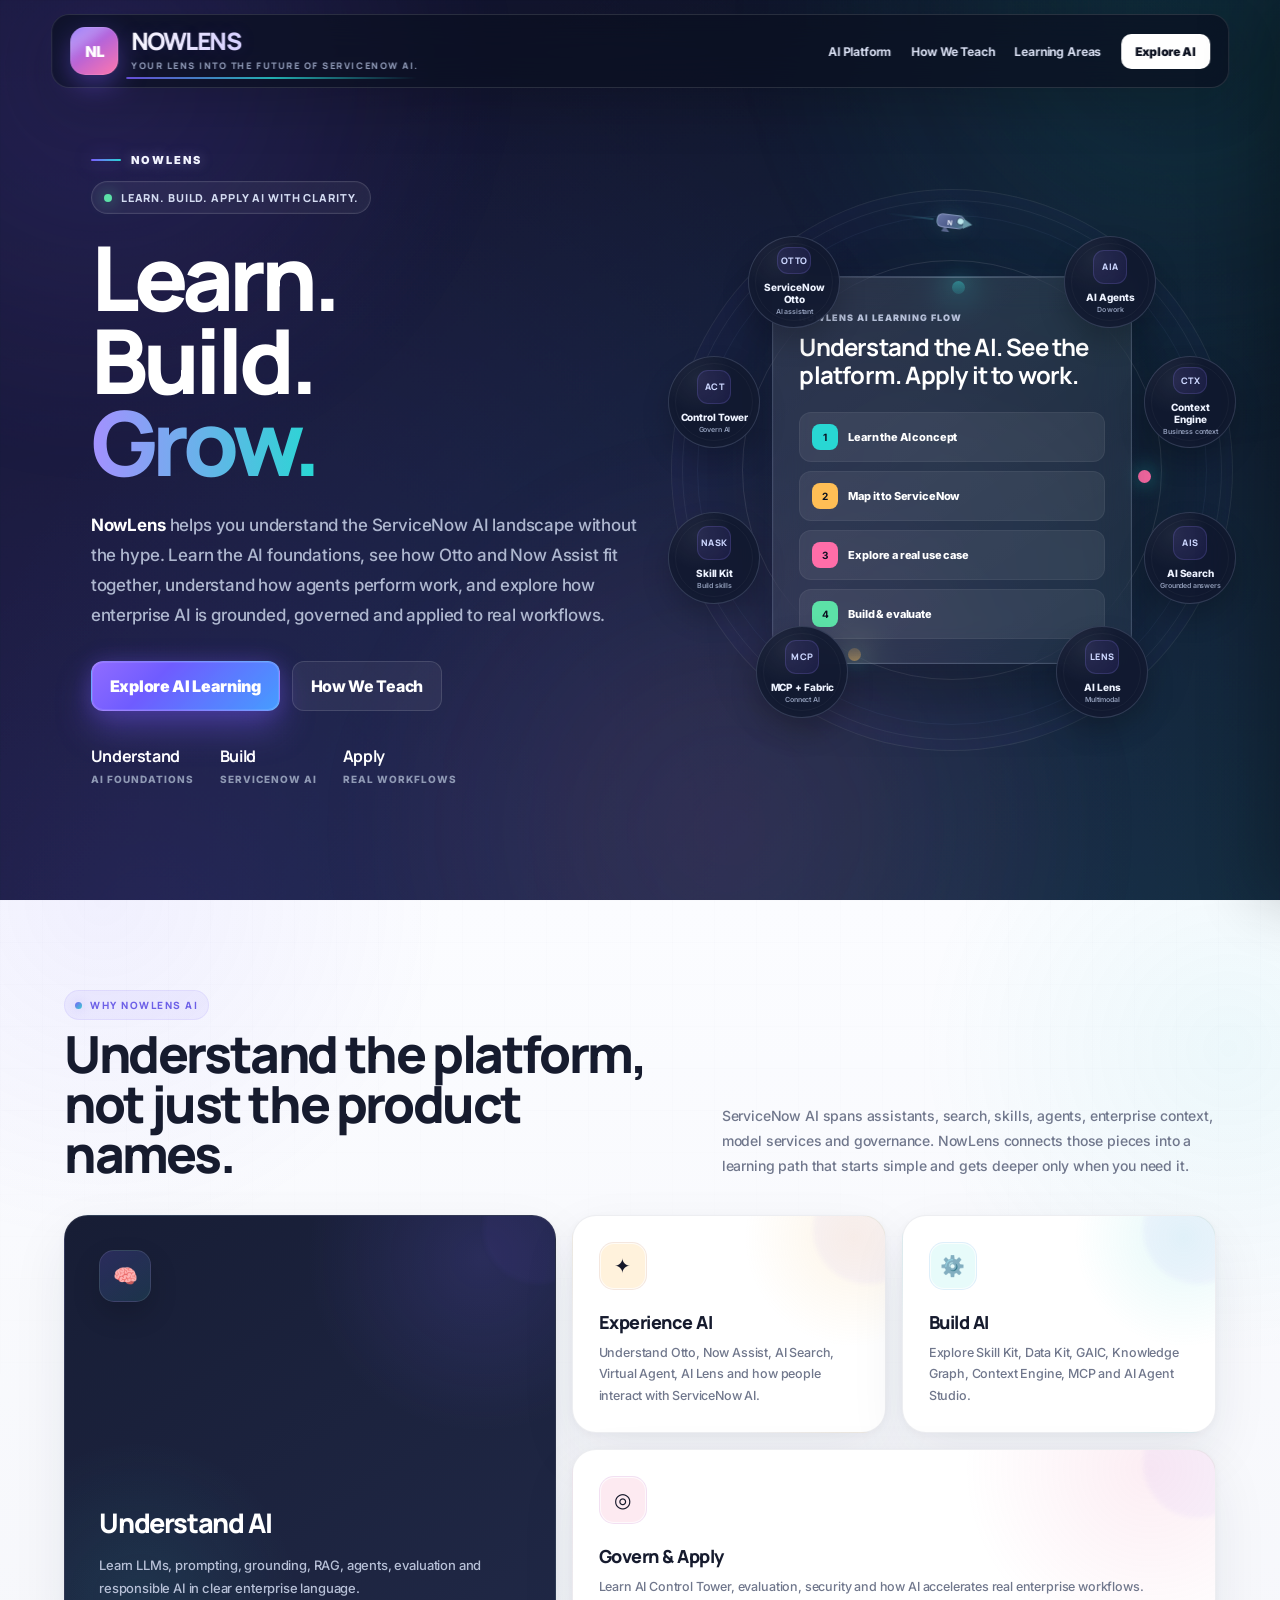
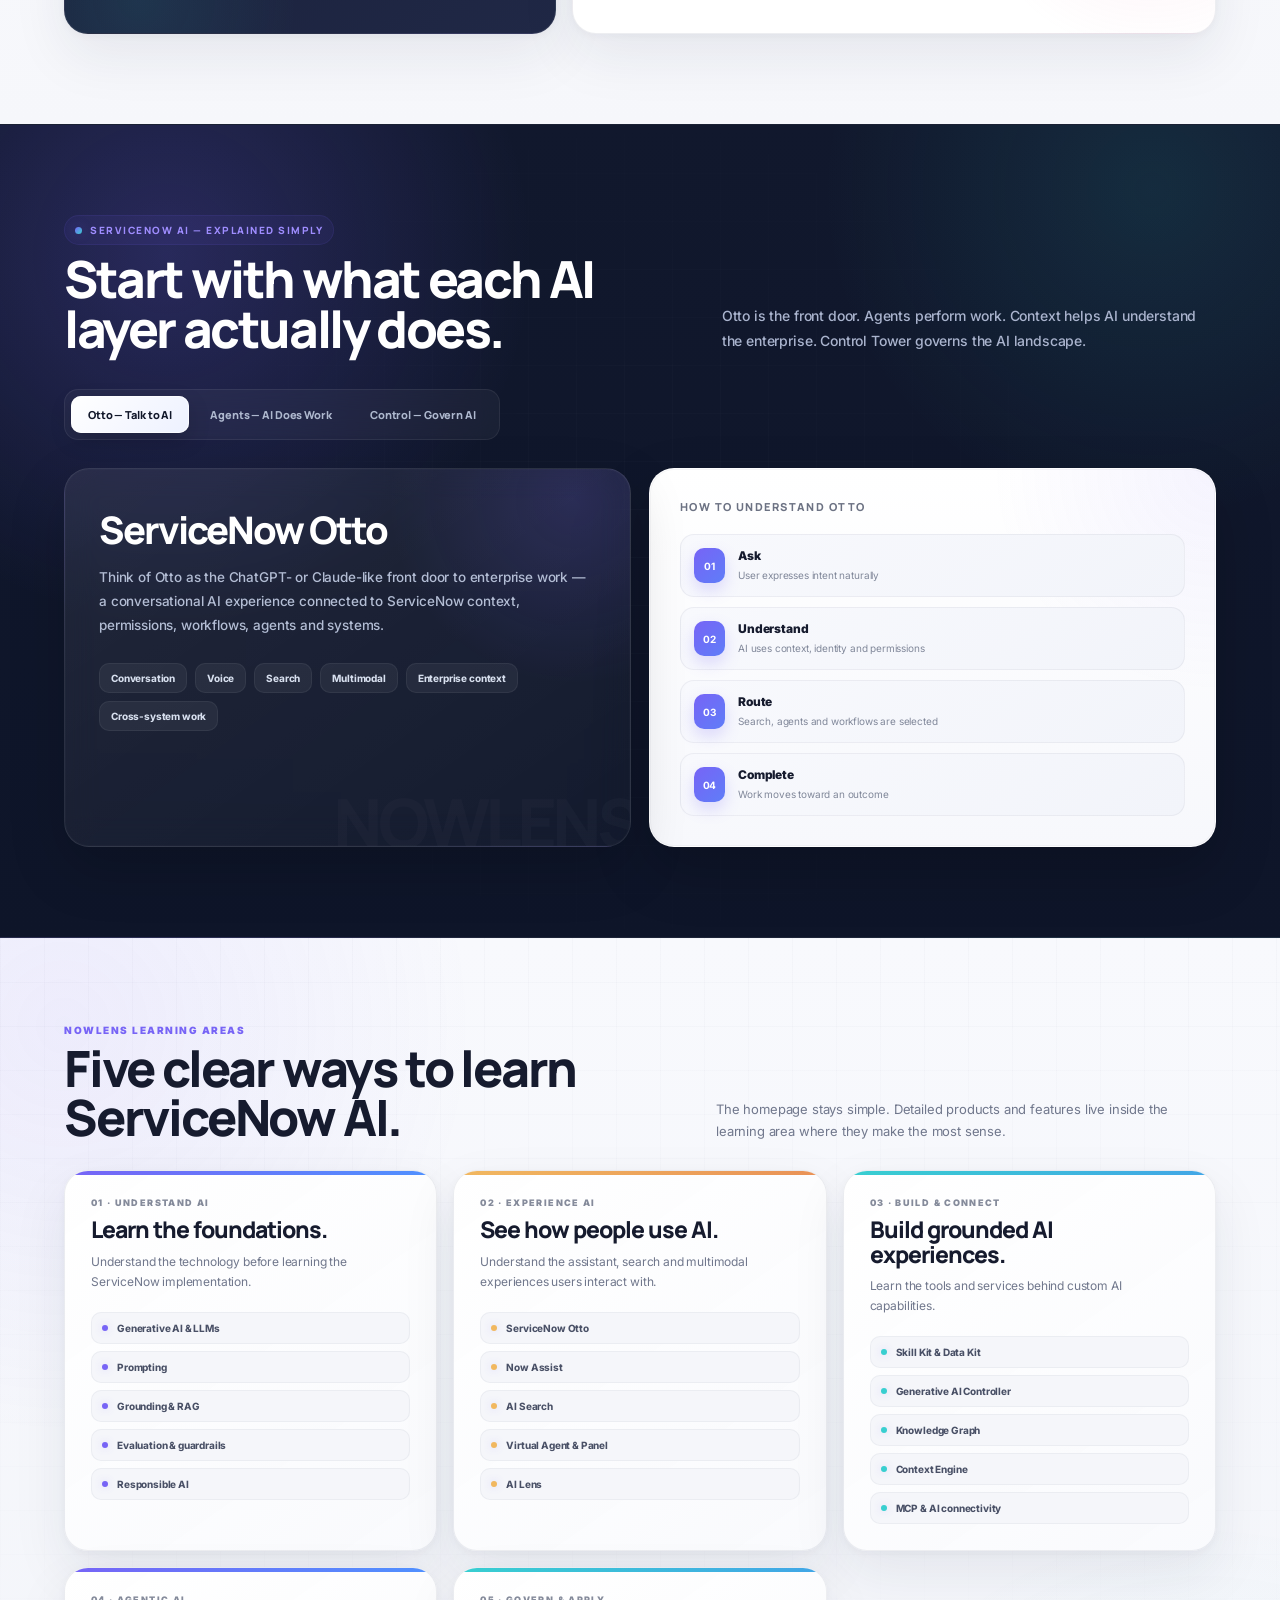
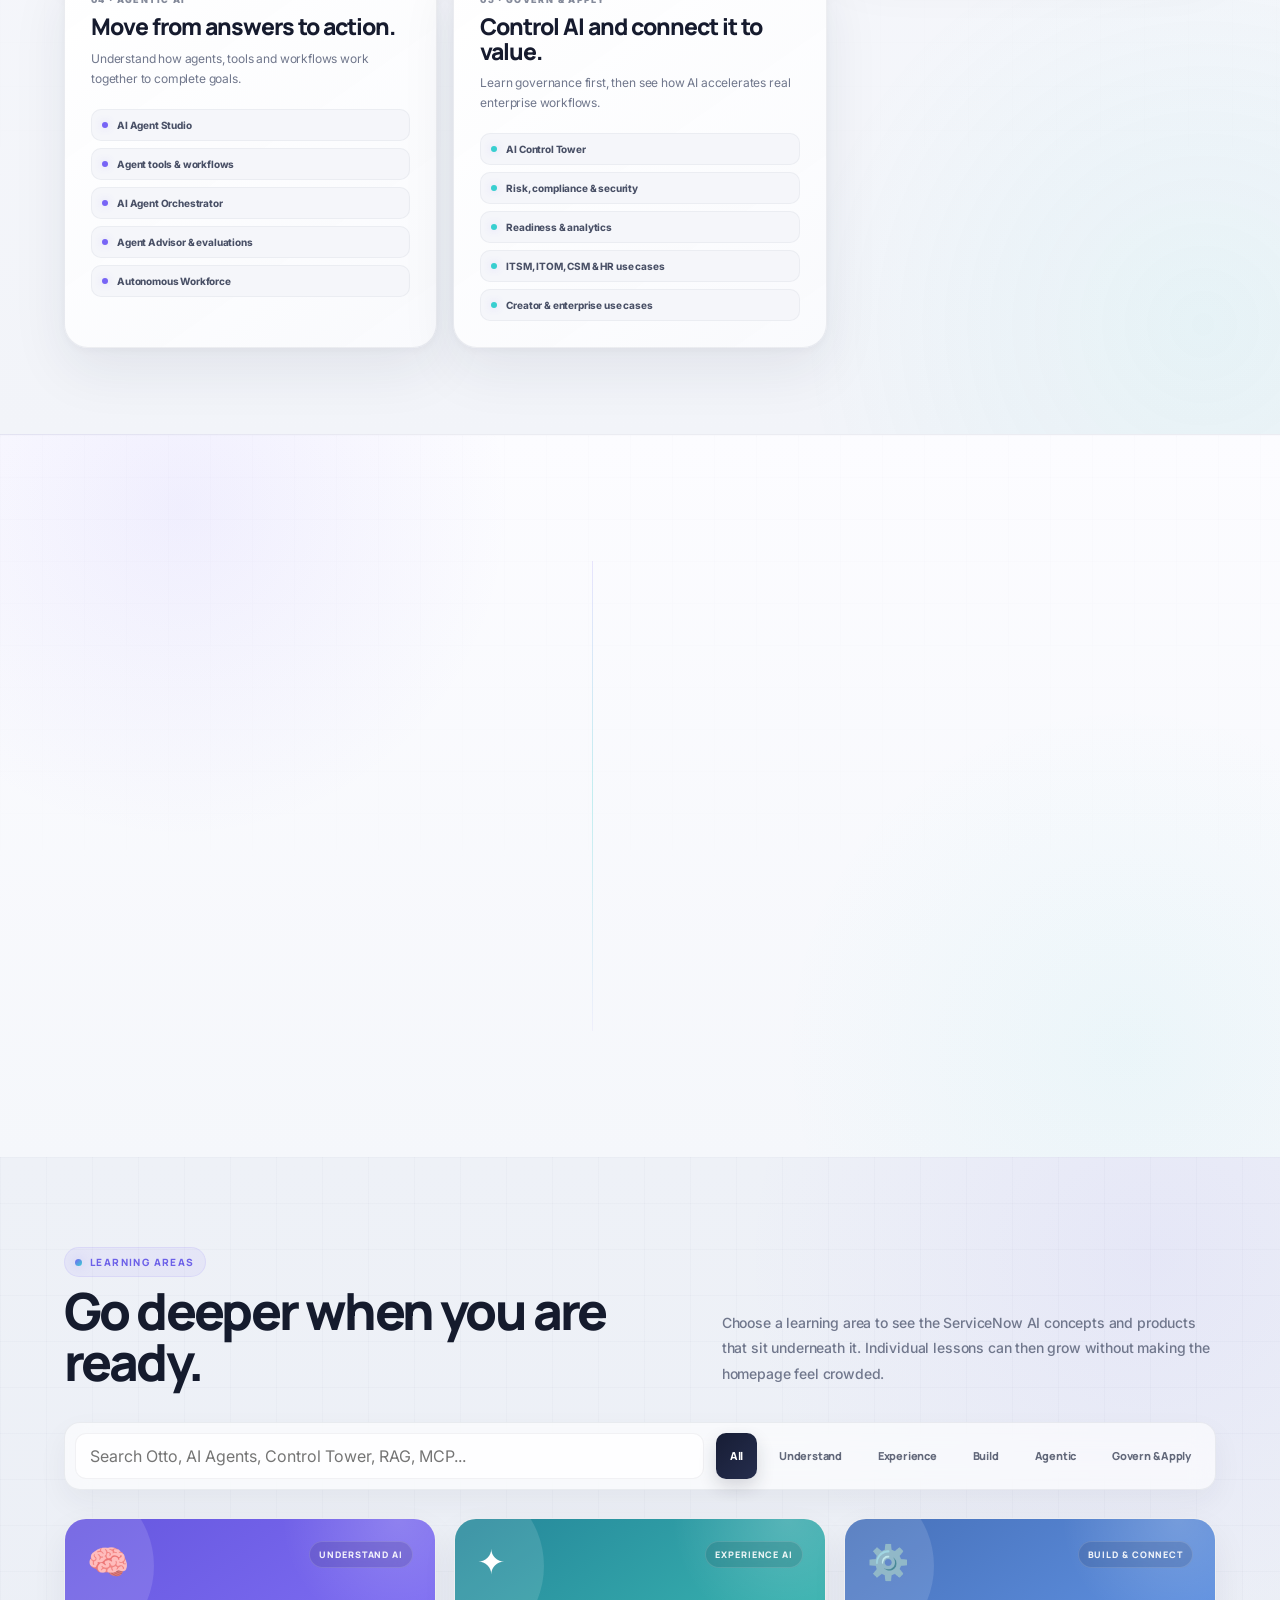
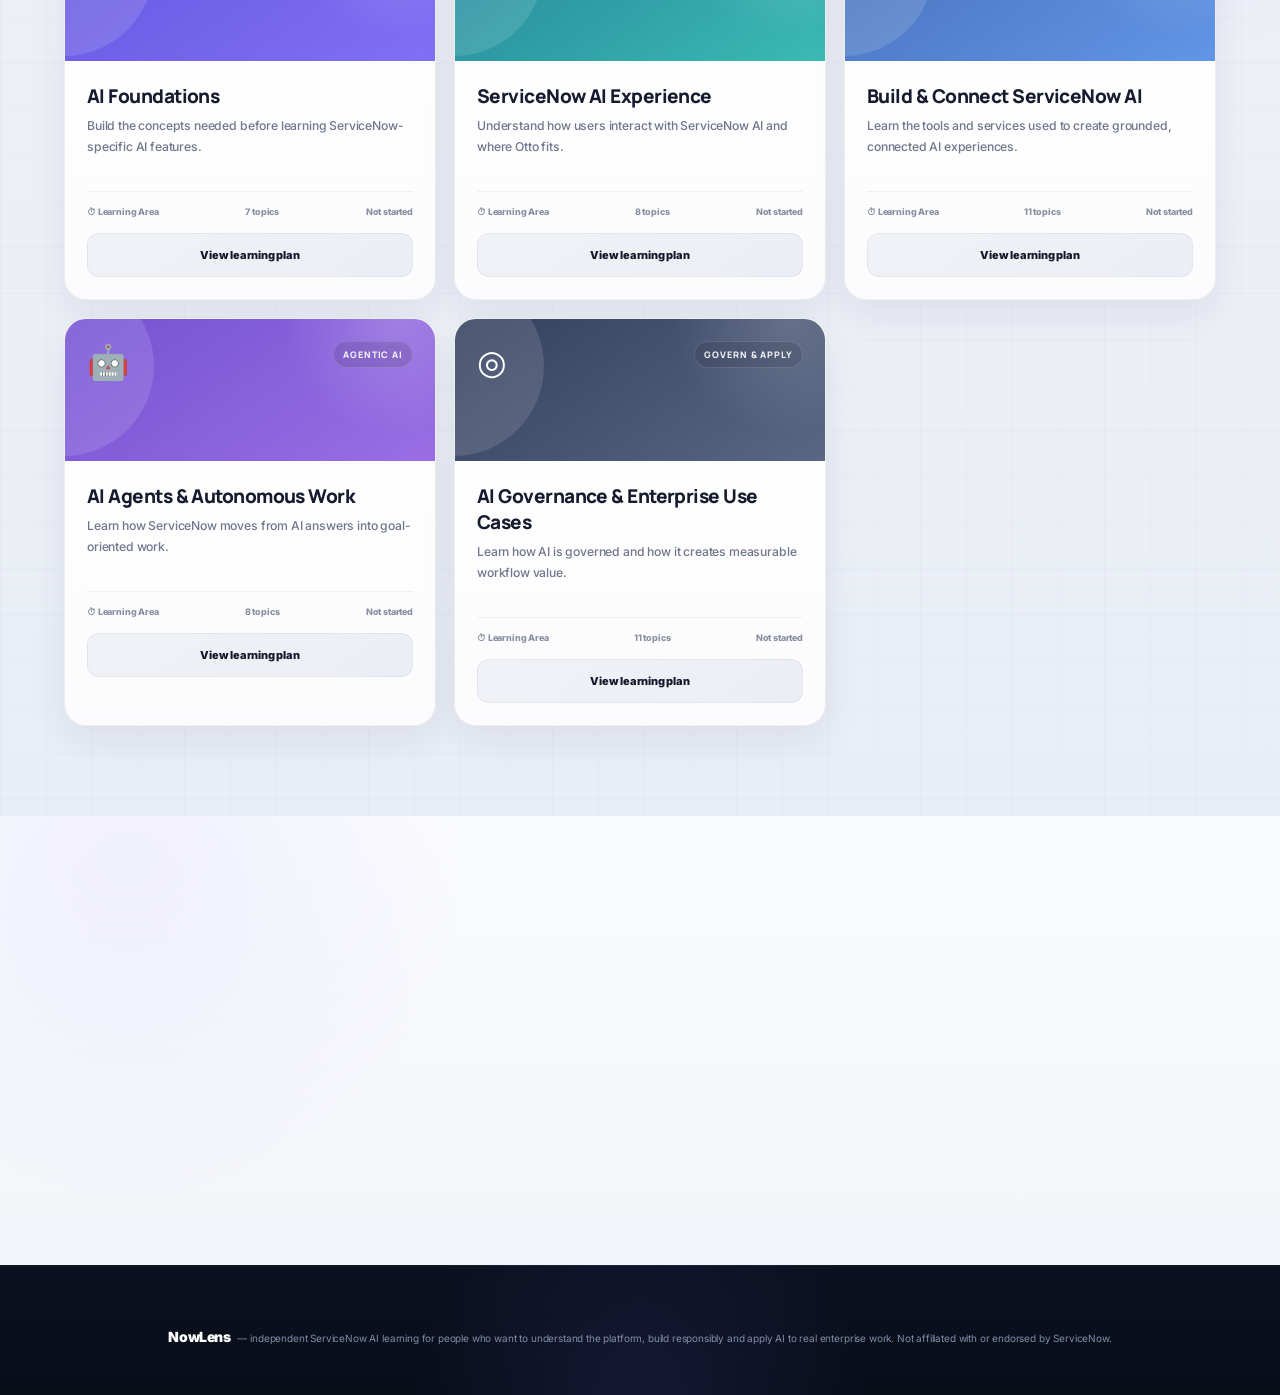
<file: index.html>
<!DOCTYPE html>
<html lang="en">
<head>
  <meta charset="UTF-8" />
  <meta name="viewport" content="width=device-width, initial-scale=1.0" />
  <meta name="description" content="NowLens - Learn ServiceNow AI, Otto, Now Assist, AI Agents, AI Control Tower and practical enterprise AI use cases." />
  <title>NowLens | Learn ServiceNow AI</title>

  <link rel="icon" type="image/svg+xml" href="data:image/svg+xml,%3Csvg xmlns='http://www.w3.org/2000/svg' viewBox='0 0 64 64'%3E%3Cdefs%3E%3ClinearGradient id='g' x1='0' x2='1' y1='0' y2='1'%3E%3Cstop offset='0' stop-color='%238d75ff'/%3E%3Cstop offset='0.5' stop-color='%236b5ef7'/%3E%3Cstop offset='1' stop-color='%2326d7d4'/%3E%3C/linearGradient%3E%3C/defs%3E%3Crect x='2' y='2' width='60' height='60' rx='18' fill='%230f172d'/%3E%3Crect x='2' y='2' width='60' height='60' rx='18' fill='url(%23g)'/%3E%3Cpath d='M18 46V18h8l12 20V18h8v28h-8L26 26v20z' fill='white'/%3E%3C/svg%3E" />
  <meta name="theme-color" content="#0b1020" />

  <style>
    @import url('https://fonts.googleapis.com/css2?family=Inter:wght@400;500;600;700;800;900&family=Manrope:wght@500;700;800;900&display=swap');

    * { box-sizing: border-box; margin: 0; padding: 0; }

    :root {
      --bg: #0b1020;
      --bg-soft: #11182d;
      --panel: rgba(255,255,255,.08);
      --panel-strong: rgba(255,255,255,.13);
      --line: rgba(255,255,255,.12);
      --white: #fff;
      --muted: #aeb7cf;
      --ink: #15182a;
      --paper: #f7f8fc;
      --violet: #7c5cff;
      --violet-2: #a490ff;
      --cyan: #28d7d3;
      --pink: #ff6da8;
      --amber: #ffbe55;
      --green: #5ce1a7;
      --shadow: 0 30px 80px rgba(0,0,0,.25);
      --heading-font: "Manrope", "Inter", "Segoe UI", sans-serif;
      --body-font: "Inter", "Segoe UI", sans-serif;
    }

    html {
      scroll-behavior: smooth;
      background: var(--bg);
    }

    body {
      position: relative;
      font-family: var(--body-font);
      color: var(--white);
      background:
        radial-gradient(circle at 12% 15%, rgba(124,92,255,.22), transparent 26%),
        radial-gradient(circle at 88% 18%, rgba(40,215,211,.16), transparent 24%),
        radial-gradient(circle at 70% 70%, rgba(255,109,168,.10), transparent 26%),
        var(--bg);
      overflow-x: hidden;
      text-rendering: optimizeLegibility;
      -webkit-font-smoothing: antialiased;
      -moz-osx-font-smoothing: grayscale;
      letter-spacing: -0.01em;
      animation: pageGlow 14s ease-in-out infinite alternate;
    }

    body::before {
      content: "";
      position: fixed;
      inset: -20%;
      background:
        radial-gradient(circle at 20% 20%, rgba(124,92,255,.18), transparent 22%),
        radial-gradient(circle at 80% 15%, rgba(40,215,211,.15), transparent 24%),
        radial-gradient(circle at 55% 80%, rgba(255,109,168,.12), transparent 28%);
      filter: blur(62px);
      opacity: .9;
      pointer-events: none;
      z-index: 0;
      animation: aurora 18s ease-in-out infinite alternate;
    }

    body > * {
      position: relative;
      z-index: 1;
    }

    h1, h2, h3, h4, .brand-name, .brand-sub, .hero-kicker, .section-head .eyebrow, .track-tab, .filter-btn, .course-label, .drawer-kicker, .metric strong, .progress-stat strong {
      font-family: var(--heading-font);
    }

    a { color: inherit; text-decoration: none; }

    /* ===== NAV ===== */
    header {
      position: fixed;
      top: 14px;
      left: 50%;
      transform: translateX(-50%);
      width: min(92%, 1180px);
      z-index: 1000;
      padding: 12px 18px;
      border: 1px solid var(--line);
      border-radius: 18px;
      background: rgba(11,16,32,.72);
      backdrop-filter: blur(18px);
      display: flex;
      align-items: center;
      justify-content: space-between;
      gap: 20px;
      box-shadow: 0 18px 50px rgba(0,0,0,.18);
    }

    .brand {
      display: flex;
      align-items: center;
      gap: 13px;
      min-width: 255px;
      position: relative;
    }

    .brand::after {
      content: "";
      position: absolute;
      left: 56px;
      right: 2px;
      bottom: -4px;
      height: 2px;
      border-radius: 999px;
      background: linear-gradient(90deg, var(--violet), var(--cyan), transparent);
      opacity: .8;
    }

    .brand-mark {
      width: 48px;
      height: 48px;
      border-radius: 15px;
      display: grid;
      place-items: center;
      font-size: 15px;
      font-weight: 950;
      letter-spacing: -.6px;
      background:
        linear-gradient(145deg, var(--violet), var(--pink));
      box-shadow:
        0 10px 28px rgba(124,92,255,.42),
        0 0 0 1px rgba(255,255,255,.10) inset;
      position: relative;
      overflow: hidden;
    }

    .brand-mark::before {
      content: "";
      position: absolute;
      width: 82px;
      height: 18px;
      transform: rotate(-35deg);
      top: -8px;
      left: -18px;
      background: rgba(255,255,255,.22);
      filter: blur(5px);
    }

    .brand-mark::after {
      content: "";
      position: absolute;
      inset: 0;
      border-radius: inherit;
      background: linear-gradient(135deg, rgba(255,255,255,.18), transparent 45%, rgba(255,255,255,.08));
      opacity: .9;
    }

    .brand-copy {
      display: flex;
      flex-direction: column;
      justify-content: center;
    }

    .brand-name {
      font-size: 24px;
      line-height: .95;
      font-weight: 900;
      letter-spacing: -1.55px;
      background: linear-gradient(90deg, #ffffff 0%, #d7d0ff 42%, #72f2ef 100%);
      -webkit-background-clip: text;
      color: transparent;
      text-shadow: 0 0 18px rgba(124,92,255,.12);
      display: inline-block;
    }

    .brand-sub {
      color: #9ea9c7;
      font-size: 9px;
      text-transform: uppercase;
      letter-spacing: .17em;
      margin-top: 6px;
      font-weight: 800;
      opacity: .9;
    }

    nav {
      display: flex;
      align-items: center;
      gap: 20px;
      color: #d8def1;
      font-size: 12px;
      font-weight: 700;
    }

    nav a {
      cursor: pointer;
      transition: .2s ease;
    }

    nav a:hover { color: white; transform: translateY(-1px); }

    .nav-cta {
      padding: 10px 14px;
      border-radius: 10px;
      color: #0c1120;
      background: white;
      font-weight: 900;
    }

    /* ===== HERO ===== */
    .hero {
      position: relative;
      min-height: 100vh;
      display: grid;
      align-items: center;
      padding: 130px 6% 90px;
      overflow: hidden;
    }

    .hero-grid {
      width: min(1200px, 100%);
      margin: 0 auto;
      display: grid;
      grid-template-columns: 1.08fr .92fr;
      gap: 36px;
      align-items: center;
      position: relative;
      z-index: 3;
      animation: fadeUpHero 1.2s cubic-bezier(.2,.8,.2,1);
    }

    .hero-grid > div:first-child {
      max-width: 620px;
      padding-left: 14px;
    }

    .hero-kicker {
      display: inline-flex;
      align-items: center;
      gap: 9px;
      padding: 8px 12px;
      border: 1px solid rgba(255,255,255,.13);
      border-radius: 999px;
      color: #d4dcf2;
      background: rgba(255,255,255,.05);
      font-size: 11px;
      font-weight: 800;
      letter-spacing: .08em;
      text-transform: uppercase;
      box-shadow: inset 0 0 0 1px rgba(255,255,255,.02);
    }

    .hero-kicker span {
      width: 8px;
      height: 8px;
      border-radius: 50%;
      background: var(--green);
      box-shadow: 0 0 16px rgba(92,225,167,.8);
      animation: pulseDot 1.8s ease-in-out infinite;
    }

    @keyframes pulseDot {
      0%, 100% { transform: scale(1); opacity: 1; }
      50% { transform: scale(1.4); opacity: .7; }
    }

    .hero h1 {
      margin-top: 22px;
      max-width: 780px;
      font-size: clamp(54px, 7vw, 96px);
      line-height: .92;
      letter-spacing: -5px;
      font-weight: 900;
      font-family: var(--heading-font);
    }

    .hero h1 em {
      font-style: normal;
      background: linear-gradient(90deg, var(--violet-2), var(--cyan));
      -webkit-background-clip: text;
      color: transparent;
    }

    .hero p {
      max-width: 670px;
      margin-top: 26px;
      color: var(--muted);
      font-size: 17px;
      line-height: 1.78;
      font-weight: 500;
    }

    .hero-actions {
      display: flex;
      gap: 12px;
      flex-wrap: wrap;
      margin-top: 30px;
    }

    button {
      border: 0;
      cursor: pointer;
      font: inherit;
      font-weight: 800;
      letter-spacing: -0.02em;
      border-radius: 12px;
      padding: 14px 18px;
    }

    .btn-primary {
      color: white;
      background: linear-gradient(135deg, #8f6dff 0%, #6f5df7 35%, #4b9cf7 100%);
      box-shadow:
        0 18px 34px rgba(124,92,255,.35),
        0 0 0 1px rgba(255,255,255,.10) inset,
        0 0 22px rgba(124,92,255,.25);
      border: 1px solid rgba(255,255,255,.18);
      font-weight: 900;
      letter-spacing: -.02em;
      transition: transform .22s ease, box-shadow .22s ease, filter .22s ease;
      filter: saturate(1.08);
    }

    .btn-primary:hover {
      transform: translateY(-2px);
      box-shadow: 0 20px 38px rgba(124,92,255,.42), 0 0 28px rgba(124,92,255,.24);
      filter: brightness(1.06) saturate(1.15);
    }

    .btn-ghost {
      color: white;
      background: rgba(255,255,255,.06);
      border: 1px solid var(--line);
      transition: .22s ease;
    }

    .btn-ghost:hover { background: rgba(255,255,255,.10); }

    .hero-metrics {
      display: flex;
      gap: 26px;
      margin-top: 34px;
      flex-wrap: wrap;
    }

    .metric strong {
      display: block;
      font-size: 22px;
    }

    .metric span {
      color: #8f99b4;
      font-size: 10px;
      text-transform: uppercase;
      letter-spacing: .1em;
      font-weight: 800;
    }

    /* ===== FLOATING VISUAL ===== */
    .visual {
      width: min(560px, 100%);
      min-height: 560px;
      position: relative;
      display: grid;
      place-items: center;
      margin-left: auto;
      margin-right: 10px;
    }

    .visual::before {
      content: "";
      position: absolute;
      width: 560px;
      height: 560px;
      border-radius: 50%;
      border: 1px solid rgba(255,255,255,.08);
      box-shadow: inset 0 0 80px rgba(124,92,255,.06);
      background: radial-gradient(circle at center, rgba(255,255,255,.02), transparent 68%);
    }

    .orbit {
      position: absolute;
      inset: 50%;
      width: 420px;
      height: 420px;
      transform: translate(-50%,-50%);
      border-radius: 50%;
      border: 1px solid rgba(255,255,255,.10);
      animation: rotate 26s linear infinite;
    }

    .orbit.orbit-2 {
      width: 540px;
      height: 540px;
      border-color: rgba(255,255,255,.06);
      animation-direction: reverse;
      animation-duration: 35s;
    }

    .dot {
      position: absolute;
      width: 13px;
      height: 13px;
      border-radius: 50%;
      background: var(--cyan);
      box-shadow: 0 0 20px rgba(40,215,211,.75);
    }

    .orbit .dot:nth-child(1) { top: 20px; left: 50%; }
    .orbit .dot:nth-child(2) { right: 10px; top: 50%; background: var(--pink); }
    .orbit .dot:nth-child(3) { bottom: 18px; left: 25%; background: var(--amber); }

    @keyframes rotate {
      to { transform: translate(-50%,-50%) rotate(360deg); }
    }

    @keyframes float {
      0%, 100% { transform: translateY(0px); }
      50% { transform: translateY(-12px); }
    }

    @keyframes floatSmall {
      0%, 100% { transform: translateY(0px) rotate(0deg); }
      50% { transform: translateY(-8px) rotate(.8deg); }
    }

    @keyframes aurora {
      0% { transform: translate3d(-2%, 0, 0) scale(1); opacity: .7; }
      50% { transform: translate3d(2%, -2%, 0) scale(1.08); opacity: 1; }
      100% { transform: translate3d(-1%, 2%, 0) scale(1.04); opacity: .82; }
    }

    @keyframes pageGlow {
      0% { background-position: 0% 50%; }
      100% { background-position: 100% 50%; }
    }

    @keyframes fadeUpHero {
      from {
        opacity: 0;
        transform: translateY(20px);
      }
      to {
        opacity: 1;
        transform: translateY(0);
      }
    }

    @keyframes brandPulse {
      0% {
        background-position: 0% 50%;
        filter: brightness(1) drop-shadow(0 0 0 rgba(255,255,255,0));
      }
      50% {
        background-position: 100% 50%;
        filter: brightness(1.12) drop-shadow(0 0 10px rgba(206,210,255,.5));
      }
      100% {
        background-position: 0% 50%;
        filter: brightness(1.18) drop-shadow(0 0 18px rgba(159,231,255,.35));
      }
    }

    .center-card {
      width: 360px;
      padding: 28px 26px 24px;
      border-radius: 30px;

      background:
        linear-gradient(145deg, rgba(255,255,255,.10), rgba(255,255,255,.045));

      border: 1px solid rgba(190,202,235,.18);

      backdrop-filter: blur(18px);

      box-shadow:
        0 28px 65px rgba(0,0,0,.24),
        0 0 0 1px rgba(255,255,255,.025) inset,
        0 0 34px rgba(92,112,180,.05);

      position: relative;
      z-index: 4;
      animation: float 5s ease-in-out infinite;
      overflow: hidden;
    }

    /* A subtle aligned highlight instead of a second oversized rectangle */
    .center-card::before {
      content: "";
      position: absolute;
      left: 22px;
      right: 22px;
      top: 0;
      height: 1px;
      background:
        linear-gradient(
          90deg,
          transparent,
          rgba(208,218,246,.24),
          transparent
        );
      pointer-events: none;
    }

    @keyframes float {
      50% { transform: translateY(-12px); }
    }

    .center-card small {
      color: #b5bfd8;
      font-size: 9px;
      letter-spacing: .11em;
      text-transform: uppercase;
      font-weight: 900;
    }

    .center-card h3 {
      margin-top: 8px;
      font-size: 24px;
      letter-spacing: -.8px;
      line-height: 1.18;
    }

    .learning-line {
      margin-top: 22px;
      display: grid;
      gap: 9px;
    }

    .learning-line div {
      padding: 11px 12px;
      border-radius: 12px;
      background: rgba(255,255,255,.07);
      border: 1px solid rgba(255,255,255,.05);
      display: flex;
      align-items: center;
      gap: 10px;
      transition: transform .2s ease, border-color .2s ease;
    }

    .learning-line div:hover {
      transform: translateX(2px);
      border-color: rgba(255,255,255,.12);
    }

    .learning-line b {
      width: 26px;
      height: 26px;
      display: grid;
      place-items: center;
      border-radius: 8px;
      color: #0b1020;
      background: var(--cyan);
      font-size: 10px;
    }

    .learning-line div:nth-child(2) b { background: var(--amber); }
    .learning-line div:nth-child(3) b { background: var(--pink); }
    .learning-line div:nth-child(4) b { background: var(--green); }

    .learning-line span {
      font-size: 11px;
      font-weight: 800;
    }

    .mini-card {
      position: absolute;
      z-index: 5;
      padding: 12px 14px;
      min-width: 165px;
      border-radius: 16px;
      border: 1px solid rgba(255,255,255,.12);
      background: rgba(13,20,39,.78);
      backdrop-filter: blur(15px);
      box-shadow: 0 18px 40px rgba(0,0,0,.18);
      animation: floatSmall 4.5s ease-in-out infinite;
    }

    .mini-card::before {
      content: "";
      position: absolute;
      inset: 0;
      border-radius: inherit;
      background: linear-gradient(135deg, rgba(255,255,255,.08), transparent 42%, rgba(124,92,255,.12));
      opacity: 0;
      transition: opacity .35s ease;
    }

    .mini-card:hover::before {
      opacity: 1;
    }

    .mini-card strong {
      display: block;
      font-size: 12px;
    }

    .mini-card span {
      color: #98a4c0;
      font-size: 9px;
    }

    .mini-card.one {
      top: 55px;
      left: 0;
      transform: rotate(-5deg);
    }
    .mini-card.two {
      right: 18px;
      top: 150px;
      animation-delay: .8s;
      transform: rotate(3deg);
    }
    .mini-card.three {
      bottom: 50px;
      left: 18px;
      animation-delay: 1.4s;
      transform: rotate(-4deg);
    }



    /* ===== NOWLENS PROFESSIONAL TOPIC ORBIT ===== */
    .topic-orbit {
      position: absolute;
      inset: 0;
      z-index: 6;
      pointer-events: none;
    }

    .topic-node {
      --x: 0px;
      --y: 0px;

      position: absolute;
      left: 50%;
      top: 50%;
      width: 92px;
      height: 92px;

      display: flex;
      flex-direction: column;
      align-items: center;
      justify-content: center;

      padding: 10px;
      border-radius: 50%;

      color: #eef3ff;
      text-align: center;

      transform:
        translate(-50%, -50%)
        translate(var(--x), var(--y));

      border: 1px solid rgba(173,188,224,.20);

      background:
        radial-gradient(circle at 32% 24%, rgba(255,255,255,.06), transparent 38%),
        rgba(17,25,47,.90);

      box-shadow:
        0 14px 28px rgba(0,0,0,.20),
        inset 0 0 22px rgba(255,255,255,.018);

      backdrop-filter: blur(14px);
      pointer-events: auto;

      animation: topicNodeFloat 8s ease-in-out infinite;
      animation-delay: var(--delay, 0s);

      transition:
        transform .25s ease,
        border-color .25s ease,
        box-shadow .25s ease,
        background .25s ease;
    }

    .topic-node::before {
      content: "";
      position: absolute;
      inset: 6px;
      border-radius: 50%;
      border: 1px solid rgba(255,255,255,.035);
      pointer-events: none;
    }

    .topic-node:hover {
      border-color: rgba(155,171,255,.38);
      background: rgba(24,34,61,.96);
      box-shadow:
        0 18px 34px rgba(0,0,0,.24),
        0 0 22px rgba(124,92,255,.10);
    }

    .topic-code {
      width: 34px;
      height: 34px;
      border-radius: 11px;
      display: grid;
      place-items: center;
      margin-bottom: 7px;

      color: #cdd7ff;
      background: rgba(124,92,255,.10);
      border: 1px solid rgba(151,137,255,.18);

      font-family: var(--heading-font);
      font-size: 9px;
      font-weight: 900;
      letter-spacing: .05em;
    }

    .topic-node strong {
      display: block;
      font-size: 10px;
      line-height: 1.22;
      font-weight: 800;
      letter-spacing: -.01em;
    }

    .topic-node small {
      display: block;
      margin-top: 3px;
      max-width: 72px;

      color: #8f9bb7;
      font-size: 7px;
      line-height: 1.22;
      font-weight: 600;
    }

    .topic-node.n1 { --x: -158px; --y: -188px; --delay: -0.4s; }
    .topic-node.n2 { --x:  158px; --y: -188px; --delay: -1.4s; }
    .topic-node.n3 { --x: -238px; --y:  -68px; --delay: -2.4s; }
    .topic-node.n4 { --x:  238px; --y:  -68px; --delay: -3.4s; }
    .topic-node.n5 { --x: -238px; --y:   88px; --delay: -4.4s; }
    .topic-node.n6 { --x:  238px; --y:   88px; --delay: -5.4s; }
    .topic-node.n7 { --x: -150px; --y:  202px; --delay: -6.4s; }
    .topic-node.n8 { --x:  150px; --y:  202px; --delay: -7.4s; }

    @keyframes topicNodeFloat {
      0%, 100% { margin-top: 0; }
      50% { margin-top: -3px; }
    }

    @media (max-width: 1180px) {
      .topic-node {
        width: 82px;
        height: 82px;
      }

      .topic-node.n1 { --x: -140px; --y: -166px; }
      .topic-node.n2 { --x:  140px; --y: -166px; }
      .topic-node.n3 { --x: -205px; --y:  -58px; }
      .topic-node.n4 { --x:  205px; --y:  -58px; }
      .topic-node.n5 { --x: -205px; --y:   78px; }
      .topic-node.n6 { --x:  205px; --y:   78px; }
      .topic-node.n7 { --x: -132px; --y:  178px; }
      .topic-node.n8 { --x:  132px; --y:  178px; }
    }


    /* ===== NOWLENS ORBITAL LEARNING PROBE ===== */
    .launch-line {
      position: absolute;
      left: 50%;
      top: 50%;
      width: 510px;
      height: 510px;
      transform: translate(-50%, -50%);
      border-radius: 50%;
      border: 1px solid rgba(133,155,207,.08);
      z-index: 2;
      pointer-events: none;
    }

    .explorer-orbit {
      position: absolute;
      left: 50%;
      top: 50%;
      width: 505px;
      height: 505px;
      transform: translate(-50%, -50%);
      border-radius: 50%;
      z-index: 6;
      pointer-events: none;
      animation: explorerOrbit 26s linear infinite;
    }

    .learning-explorer {
      position: absolute;
      top: -8px;
      left: calc(50% - 21px);
      width: 42px;
      height: 24px;
      filter: drop-shadow(0 0 8px rgba(92,195,210,.20));
      transform: rotate(7deg);
    }

    .explorer-body {
      position: absolute;
      inset: 5px 8px 5px 5px;
      border-radius: 12px 14px 14px 12px;

      background:
        linear-gradient(135deg, #6876a7 0%, #4f5e8d 52%, #3e7082 100%);

      border: 1px solid rgba(213,224,255,.34);

      box-shadow:
        inset 0 0 0 1px rgba(255,255,255,.04),
        0 4px 12px rgba(0,0,0,.18);
    }

    .explorer-body::before {
      content: "N";
      position: absolute;
      left: 10px;
      top: 3px;

      color: #f4f7ff;
      font-family: var(--heading-font);
      font-size: 7px;
      font-weight: 900;
      letter-spacing: .02em;
    }

    .explorer-window {
      position: absolute;
      right: 10px;
      top: 8px;
      width: 6px;
      height: 6px;
      border-radius: 50%;

      background: #bce8ec;

      box-shadow:
        0 0 0 1px rgba(10,18,36,.35),
        0 0 5px rgba(188,232,236,.30);
    }

    .explorer-fin {
      position: absolute;
      left: 11px;
      bottom: 1px;
      width: 8px;
      height: 6px;

      background: #62719c;
      clip-path: polygon(0 100%, 35% 0, 100% 100%);
    }

    .explorer-nose {
      position: absolute;
      right: 1px;
      top: 8px;
      width: 9px;
      height: 10px;

      background: #6b9baa;
      clip-path: polygon(0 0, 100% 50%, 0 100%);
    }

    .explorer-flame {
      display: none;
    }

    .explorer-trail {
      position: absolute;
      left: -48px;
      top: 11px;
      width: 50px;
      height: 2px;
      border-radius: 999px;

      background:
        linear-gradient(90deg, transparent, rgba(92,195,210,.10), rgba(92,195,210,.32));

      filter: blur(.6px);
      opacity: .75;
    }

    @keyframes explorerOrbit {
      from { transform: translate(-50%, -50%) rotate(0deg); }
      to   { transform: translate(-50%, -50%) rotate(360deg); }
    }

    /* ===== LIGHT SECTIONS ===== */
    .light {
      color: var(--ink);
      background: var(--paper);
    }

    .container {
      width: min(1180px, 90%);
      margin: 0 auto;
    }

    .section {
      padding: 90px 0;
    }

    .section-head {
      display: grid;
      grid-template-columns: 1fr .8fr;
      gap: 40px;
      align-items: end;
      margin-bottom: 36px;
    }

    .section-head .eyebrow {
      color: var(--violet);
      font-size: 10px;
      font-weight: 900;
      text-transform: uppercase;
      letter-spacing: .12em;
    }

    .section-head h2 {
      margin-top: 8px;
      font-size: 44px;
      letter-spacing: -2px;
      line-height: 1;
      font-weight: 900;
      color: #1a1f2e;
      text-shadow: 0 0 0 rgba(0,0,0,0);
    }

    .section-head p {
      color: #6d7385;
      font-size: 14px;
      line-height: 1.7;
      font-weight: 500;
      opacity: 1;
    }

    /* ===== BENEFITS ===== */
    .benefit-grid {
      display: grid;
      grid-template-columns: repeat(4,1fr);
      gap: 16px;
    }

    .benefit-card {
      padding: 24px;
      min-height: 195px;
      border-radius: 20px;
      background: white;
      border: 1px solid #e8eaf1;
      box-shadow: 0 12px 30px rgba(30,35,64,.06);
      transition: .25s ease;
      position: relative;
      overflow: hidden;
    }

    .benefit-card:hover {
      transform: translateY(-8px) scale(1.01);
      box-shadow: 0 20px 45px rgba(30,35,64,.10);
    }

    .benefit-card::after {
      content: "";
      position: absolute;
      width: 80px;
      height: 80px;
      border-radius: 50%;
      right: -25px;
      top: -25px;
      background: rgba(124,92,255,.08);
      transition: transform .35s ease;
    }

    .benefit-card:hover::after {
      transform: scale(1.3);
    }

    .benefit-icon {
      width: 44px;
      height: 44px;
      border-radius: 14px;
      display: grid;
      place-items: center;
      background: #f0edff;
      font-size: 20px;
      margin-bottom: 18px;
    }

    .benefit-card:nth-child(2) .benefit-icon { background: #fff2dc; }
    .benefit-card:nth-child(3) .benefit-icon { background: #e7fbfa; }
    .benefit-card:nth-child(4) .benefit-icon { background: #fdeaf1; }

    .benefit-card h3 {
      font-size: 18px;
      margin-bottom: 7px;
      letter-spacing: -0.04em;
    }

    .benefit-card p {
      color: #73798b;
      font-size: 12px;
      line-height: 1.7;
      font-weight: 500;
    }

    /* ===== TRACK CAROUSEL STYLE ===== */
    .track-shell {
      background:
        radial-gradient(circle at 15% 10%, rgba(124,92,255,.22), transparent 26%),
        #11182d;
      color: white;
    }

    .track-tabs {
      display: flex;
      gap: 9px;
      flex-wrap: wrap;
      margin-bottom: 28px;
    }

    .track-tab {
      padding: 10px 14px;
      border-radius: 10px;
      color: #c7cfe1;
      background: rgba(255,255,255,.05);
      border: 1px solid rgba(255,255,255,.08);
      cursor: pointer;
      font-weight: 800;
      font-size: 12px;
    }

    .track-tab.active {
      color: #0b1020;
      background: white;
    }

    .track-panel {
      display: none;
      grid-template-columns: 1fr 1fr;
      gap: 30px;
      align-items: stretch;
      animation: fadeUp .35s ease;
    }

    .track-panel.active { display: grid; }

    @keyframes fadeUp {
      from { opacity: 0; transform: translateY(10px); }
      to { opacity: 1; transform: translateY(0); }
    }

    .track-main {
      padding: 34px;
      border-radius: 24px;
      background: linear-gradient(145deg, rgba(255,255,255,.11), rgba(255,255,255,.05));
      border: 1px solid rgba(255,255,255,.10);
    }

    .track-main h3 {
      font-size: 34px;
      letter-spacing: -1.5px;
      font-weight: 800;
    }

    .track-main p {
      color: #b5bfd6;
      margin-top: 10px;
      line-height: 1.75;
      font-size: 13px;
      font-weight: 500;
    }

    .track-tags {
      display: flex;
      gap: 7px;
      flex-wrap: wrap;
      margin-top: 22px;
    }

    .track-tags span {
      padding: 7px 10px;
      border-radius: 11px;
      background: rgba(255,255,255,.08);
      color: #dce3f3;
      font-size: 10px;
      font-weight: 800;
    }

    .path-card {
      padding: 28px;
      border-radius: 24px;
      background: white;
      color: var(--ink);
    }

    .path-card h4 {
      font-size: 15px;
      color: #5c6171;
    }

    .path-steps {
      margin-top: 18px;
      display: grid;
      gap: 10px;
    }

    .path-step {
      display: flex;
      gap: 12px;
      align-items: center;
      padding: 11px;
      border-radius: 12px;
      background: #f6f7fb;
    }

    .path-step b {
      flex: 0 0 31px;
      height: 31px;
      display: grid;
      place-items: center;
      border-radius: 11px;
      color: white;
      background: var(--violet);
      font-size: 10px;
    }

    .path-step strong {
      display: block;
      font-size: 12px;
    }

    .path-step span {
      color: #7b8090;
      font-size: 10px;
    }

    /* ===== LEARNING METHOD ===== */
    .method-grid {
      display: grid;
      grid-template-columns: .9fr 1.1fr;
      gap: 28px;
      align-items: center;
    }

    .method-copy h2 {
      font-size: 44px;
      letter-spacing: -2px;
      line-height: 1;
      font-weight: 800;
    }

    .method-copy p {
      margin-top: 16px;
      color: #6f7587;
      font-size: 14px;
      line-height: 1.8;
      font-weight: 500;
    }

    .method-flow {
      display: grid;
      grid-template-columns: repeat(2,1fr);
      gap: 13px;
    }

    .method-card {
      padding: 20px;
      min-height: 150px;
      border-radius: 18px;
      background: white;
      border: 1px solid #e8eaf1;
      box-shadow: 0 10px 28px rgba(29,34,62,.05);
      transition: .22s ease;
    }

    .method-card:hover { transform: translateY(-6px); }

    .method-card {
      position: relative;
      overflow: hidden;
    }

    .method-card::before {
      content: "";
      position: absolute;
      inset: 0;
      background: linear-gradient(135deg, rgba(124,92,255,.08), transparent 52%, rgba(40,215,211,.08));
      opacity: 0;
      transition: opacity .3s ease;
    }

    .method-card:hover::before {
      opacity: 1;
    }

    .method-number {
      width: 32px;
      height: 32px;
      display: grid;
      place-items: center;
      border-radius: 10px;
      background: #f0edff;
      color: var(--violet);
      font-size: 10px;
      font-weight: 900;
      margin-bottom: 15px;
    }

    .method-card h4 {
      font-size: 15px;
      margin-bottom: 5px;
      letter-spacing: -0.04em;
    }

    .method-card p {
      color: #777d8e;
      font-size: 11px;
      line-height: 1.65;
      font-weight: 500;
    }

    /* ===== COURSES ===== */
    .catalog {
      background: #eef1f7;
    }

    #catalog .section-head h2 {
      color: #151b2d;
      font-weight: 900;
      letter-spacing: -2.6px;
      text-shadow: 0 0 0 rgba(0,0,0,0);
    }

    #catalog .eyebrow {
      color: #6c60e8;
      font-weight: 900;
      letter-spacing: .14em;
      opacity: 1;
    }

    .catalog-toolbar {
      display: flex;
      gap: 12px;
      justify-content: space-between;
      flex-wrap: wrap;
      margin-bottom: 28px;
    }

    .search {
      flex: 1;
      min-width: 260px;
    }

    .search input {
      width: 100%;
      padding: 13px 15px;
      border: 1px solid #dfe3ed;
      border-radius: 12px;
      background: white;
      outline: none;
      font: inherit;
    }

    .filters {
      display: flex;
      gap: 8px;
      flex-wrap: wrap;
    }

    .filter-btn {
      color: #62687a;
      background: white;
      border: 1px solid #dfe3ed;
      padding: 11px 14px;
      font-size: 11px;
    }

    .filter-btn.active {
      background: var(--ink);
      color: white;
    }

    .course-grid {
      display: grid;
      grid-template-columns: repeat(3,1fr);
      gap: 18px;
    }

    .course-card {
      border-radius: 20px;
      background: white;
      border: 1px solid #e1e4ed;
      overflow: hidden;
      transition: .28s ease;
      box-shadow: 0 12px 30px rgba(23,29,57,.05);
    }

    .course-card:hover {
      transform: translateY(-9px) scale(1.01);
      box-shadow: 0 24px 55px rgba(23,29,57,.12);
    }

    .course-card .course-cover {
      position: relative;
      overflow: hidden;
    }

    .course-card .course-cover::after {
      content: "";
      position: absolute;
      inset: -30% auto auto -10%;
      width: 180px;
      height: 180px;
      border-radius: 50%;
      background: rgba(255,255,255,.12);
      transform: translateX(-30%) scale(1);
      animation: shimmer 7s ease-in-out infinite alternate;
    }

    @keyframes shimmer {
      0% { transform: translateX(-35%) translateY(8%) scale(0.9); opacity: .6; }
      100% { transform: translateX(28%) translateY(-10%) scale(1.25); opacity: 1; }
    }

    .course-cover {
      min-height: 125px;
      padding: 20px;
      color: white;
      display: flex;
      justify-content: space-between;
      align-items: flex-start;
      background:
        radial-gradient(circle at 90% 0%, rgba(255,255,255,.18), transparent 32%),
        linear-gradient(145deg, #6951ef, #8f75ff);
    }

    .course-card.itam .course-cover {
      background:
        radial-gradient(circle at 90% 0%, rgba(255,255,255,.18), transparent 32%),
        linear-gradient(145deg, #ed9e33, #ffbe55);
    }

    .course-card.ai .course-cover {
      background:
        radial-gradient(circle at 90% 0%, rgba(255,255,255,.18), transparent 32%),
        linear-gradient(145deg, #15a9a4, #28d7d3);
    }

    .course-icon { font-size: 34px; }

    .course-label {
      padding: 5px 8px;
      border-radius: 999px;
      background: rgba(255,255,255,.18);
      font-size: 9px;
      letter-spacing: .1em;
      text-transform: uppercase;
      font-weight: 900;
    }

    .course-body {
      padding: 20px;
      color: var(--ink);
    }

    .course-body h3 {
      font-size: 18px;
      letter-spacing: -.3px;
      font-weight: 800;
    }

    .course-body p {
      margin-top: 7px;
      color: #73798b;
      font-size: 12px;
      min-height: 59px;
      line-height: 1.65;
      font-weight: 500;
    }

    .course-meta {
      display: flex;
      justify-content: space-between;
      gap: 10px;
      margin: 16px 0;
      color: #8c91a1;
      font-size: 9px;
      font-weight: 800;
    }

    .course-btn {
      width: 100%;
      color: var(--ink);
      background: #f3f4f8;
      transition: .2s ease;
    }

    .course-btn:hover { background: #e9eaf1; }

    /* ===== PROGRESS CTA ===== */
    .progress-wrap {
      padding: 80px 0;
      background: white;
      color: var(--ink);
    }

    .progress-card {
      padding: 34px;
      border-radius: 24px;
      background:
        linear-gradient(135deg, #15182a, #232945);
      color: white;
      display: grid;
      grid-template-columns: 1.2fr .8fr;
      gap: 30px;
      align-items: center;
      box-shadow: var(--shadow);
    }

    .progress-card h3 {
      font-size: 30px;
      letter-spacing: -1px;
      font-weight: 800;
    }

    .progress-card p {
      margin-top: 8px;
      color: #aeb7cf;
      font-size: 12px;
      font-weight: 500;
    }

    .progress-bar {
      margin-top: 20px;
      height: 11px;
      border-radius: 999px;
      background: rgba(255,255,255,.10);
      overflow: hidden;
    }

    .progress-bar div {
      width: 0%;
      height: 100%;
      background: linear-gradient(90deg, var(--violet), var(--cyan));
      transition: width .4s ease;
    }

    .progress-stats {
      display: grid;
      grid-template-columns: repeat(2,1fr);
      gap: 10px;
    }

    .progress-stat {
      padding: 18px;
      text-align: center;
      border-radius: 15px;
      background: rgba(255,255,255,.07);
      border: 1px solid rgba(255,255,255,.08);
    }

    .progress-stat strong {
      display: block;
      font-size: 26px;
    }

    .progress-stat span {
      color: #aeb7cf;
      font-size: 9px;
      text-transform: uppercase;
      letter-spacing: .09em;
    }

    /* ===== DRAWER ===== */
    .overlay {
      display: none;
      position: fixed;
      inset: 0;
      z-index: 1500;
      background: rgba(5,8,17,.62);
      backdrop-filter: blur(3px);
    }

    .overlay.active { display: block; }

    .drawer {
      position: fixed;
      right: -740px;
      top: 0;
      width: 740px;
      max-width: 100%;
      height: 100vh;
      z-index: 1600;
      overflow-y: auto;
      background: white;
      color: var(--ink);
      box-shadow: -20px 0 60px rgba(0,0,0,.22);
      transition: right .32s cubic-bezier(.2,.8,.2,1);
    }

    .drawer.active { right: 0; }

    .drawer-head {
      padding: 30px;
      color: white;
      background:
        radial-gradient(circle at 90% 0%, rgba(124,92,255,.28), transparent 30%),
        #12182b;
      display: flex;
      justify-content: space-between;
      gap: 20px;
    }

    .drawer-kicker {
      color: #aeb7cf;
      font-size: 9px;
      text-transform: uppercase;
      letter-spacing: .12em;
      font-weight: 900;
    }

    .drawer-head h2 {
      margin-top: 7px;
      font-size: 29px;
      letter-spacing: -1px;
    }

    .close {
      padding: 0;
      background: transparent;
      color: white;
      font-size: 28px;
    }

    .drawer-body {
      padding: 30px;
    }

    .drawer-body > p {
      color: #6f7586;
      line-height: 1.75;
      font-size: 13px;
    }

    .drawer-body h3 {
      margin: 24px 0 11px;
      font-size: 16px;
    }

    .learn-flow {
      display: flex;
      gap: 7px;
      flex-wrap: wrap;
    }

    .learn-flow span {
      padding: 7px 9px;
      border-radius: 11px;
      background: #f0edff;
      color: #674ee7;
      font-size: 9px;
      font-weight: 900;
    }

    .topic-list {
      display: grid;
      gap: 8px;
      margin-top: 12px;
    }

    .topic {
      padding: 11px 12px;
      border-radius: 10px;
      background: #f7f8fb;
      border: 1px solid #e8eaf1;
      font-size: 11px;
    }

    .drawer-note {
      margin-top: 20px;
      padding: 14px;
      border-radius: 12px;
      color: #40615a;
      background: #ebfaf7;
      font-size: 11px;
      line-height: 1.6;
    }

    .complete-btn {
      margin-top: 20px;
      background: var(--violet);
      color: white;
    }

    /* ===== REVEAL ===== */
    .reveal {
      opacity: 0;
      transform: translateY(24px);
      transition: opacity .7s ease, transform .7s ease;
    }

    .reveal.visible {
      opacity: 1;
      transform: translateY(0);
    }

    footer {
      padding: 36px 5%;
      text-align: center;
      color: #7f8aa8;
      background: #090e1c;
      font-size: 10px;
    }

    footer strong { color: white; }

    @media (max-width: 1050px) {
      .hero-grid,
      .track-panel,
      .method-grid,
      .progress-card {
        grid-template-columns: 1fr;
      }

      .visual { min-height: 480px; }
      .benefit-grid { grid-template-columns: repeat(2,1fr); }
      .course-grid { grid-template-columns: repeat(2,1fr); }
      .section-head { grid-template-columns: 1fr; }
    }

    @media (max-width: 700px) {
      header nav { display: none; }
      header { width: min(94%, 1180px); }
      .brand { min-width: 0; }
      .brand-name { font-size: 21px; }
      .brand-sub { font-size: 9px; letter-spacing: .13em; }
      .brand-mark { width: 44px; height: 44px; }
      .hero { padding-top: 115px; }
      .hero h1 { letter-spacing: -3px; }
      .visual { display: none; }
      .benefit-grid, .course-grid, .method-flow { grid-template-columns: 1fr; }
      .section { padding: 70px 0; }
    }

    @media (prefers-reduced-motion: reduce) {
      *, *::before, *::after {
        animation-duration: 0.01ms !important;
        animation-iteration-count: 1 !important;
        transition-duration: 0.01ms !important;
        scroll-behavior: auto !important;
      }
    }


    /* =========================================================
       PREMIUM CONTENT SYSTEM — SECTIONS BELOW THE HERO
       ========================================================= */

    :root {
      --premium-navy: #0f1630;
      --premium-navy-2: #151e3d;
      --premium-violet: #7764f6;
      --premium-cyan: #38cfd0;
      --premium-blue: #4f91ff;
      --premium-gold: #f1b860;
      --premium-rose: #e978a6;

      --premium-paper: #f7f8fc;
      --premium-paper-2: #eef1f7;
      --premium-ink: #161b2e;
      --premium-muted: #70778c;
      --premium-border: rgba(33, 42, 73, .10);

      --premium-shadow:
        0 22px 55px rgba(26, 33, 64, .08),
        0 2px 8px rgba(26, 33, 64, .035);
    }

    /* -------- shared premium section rhythm -------- */

    .light.section,
    #method.light.section {
      position: relative;
      overflow: hidden;
      background:
        radial-gradient(circle at 8% 0%, rgba(119,100,246,.08), transparent 24%),
        radial-gradient(circle at 96% 18%, rgba(56,207,208,.07), transparent 22%),
        linear-gradient(180deg, #fbfcff 0%, #f6f7fb 100%);
    }

    .light.section::before,
    #method.light.section::before {
      content: "";
      position: absolute;
      inset: 0;
      pointer-events: none;
      background-image:
        linear-gradient(rgba(31,40,70,.025) 1px, transparent 1px),
        linear-gradient(90deg, rgba(31,40,70,.025) 1px, transparent 1px);
      background-size: 42px 42px;
      mask-image: linear-gradient(to bottom, rgba(0,0,0,.42), transparent 72%);
    }

    .section-head {
      position: relative;
      z-index: 2;
    }

    .section-head .eyebrow {
      display: inline-flex;
      align-items: center;
      gap: 8px;
      width: fit-content;

      color: #6d60e7;
      font-size: 10px;
      font-weight: 900;
      letter-spacing: .15em;

      padding: 7px 10px;
      border-radius: 999px;

      background: rgba(119,100,246,.075);
      border: 1px solid rgba(119,100,246,.10);
    }

    .section-head .eyebrow::before {
      content: "";
      width: 7px;
      height: 7px;
      border-radius: 50%;
      background: linear-gradient(135deg, var(--premium-violet), var(--premium-cyan));
      box-shadow: 0 0 12px rgba(119,100,246,.28);
    }

    .section-head h2,
    .method-copy h2 {
      color: var(--premium-ink);
      font-size: clamp(38px, 4vw, 52px);
      font-weight: 900;
      letter-spacing: -2.4px;
      line-height: .98;
    }

    .section-head p,
    .method-copy p {
      color: var(--premium-muted);
      font-size: 14px;
      line-height: 1.8;
      font-weight: 500;
    }

    /* -------- WHY NOWLENS — premium bento grid -------- */

    .benefit-grid {
      grid-template-columns: 1.22fr .78fr .78fr;
      grid-auto-rows: minmax(185px, auto);
      gap: 16px;
      position: relative;
      z-index: 2;
    }

    .benefit-card {
      min-height: unset;
      padding: 26px;

      background:
        linear-gradient(145deg, rgba(255,255,255,.98), rgba(250,250,254,.96));

      border: 1px solid rgba(34,43,77,.08);
      border-radius: 24px;

      box-shadow: var(--premium-shadow);
      overflow: hidden;
      isolation: isolate;

      transition:
        transform .28s cubic-bezier(.2,.8,.2,1),
        box-shadow .28s ease,
        border-color .28s ease;
    }

    .benefit-card:first-child {
      grid-row: span 2;
      padding: 34px;

      background:
        radial-gradient(circle at 85% 10%, rgba(119,100,246,.16), transparent 31%),
        radial-gradient(circle at 15% 92%, rgba(56,207,208,.10), transparent 28%),
        linear-gradient(145deg, #171d35, #202846);

      color: white;
      border-color: rgba(255,255,255,.08);

      display: flex;
      flex-direction: column;
      justify-content: flex-end;
    }

    .benefit-card:first-child h3 {
      color: white;
      font-size: 27px;
      max-width: 360px;
      letter-spacing: -1.2px;
    }

    .benefit-card:first-child p {
      color: #b7c0d7;
      font-size: 13px;
      max-width: 430px;
      margin-top: 6px;
    }

    .benefit-card:first-child .benefit-icon {
      position: absolute;
      left: 34px;
      top: 34px;

      width: 52px;
      height: 52px;

      background:
        linear-gradient(145deg, rgba(119,100,246,.20), rgba(56,207,208,.12));

      color: white;
      border: 1px solid rgba(255,255,255,.10);
      box-shadow: 0 12px 28px rgba(0,0,0,.16);
    }

    .benefit-card:nth-child(2) {
      background:
        radial-gradient(circle at 90% 10%, rgba(241,184,96,.15), transparent 32%),
        white;
    }

    .benefit-card:nth-child(3) {
      background:
        radial-gradient(circle at 90% 10%, rgba(56,207,208,.13), transparent 32%),
        white;
    }

    .benefit-card:nth-child(4) {
      grid-column: 2 / 4;
      background:
        radial-gradient(circle at 90% 10%, rgba(233,120,166,.13), transparent 31%),
        white;
    }

    .benefit-card::after {
      width: 110px;
      height: 110px;
      right: -38px;
      top: -42px;
      opacity: .6;
      filter: blur(2px);
    }

    .benefit-card:hover {
      transform: translateY(-7px);
      border-color: rgba(119,100,246,.18);
      box-shadow:
        0 28px 66px rgba(29,37,69,.12),
        0 5px 15px rgba(29,37,69,.05);
    }

    .benefit-icon {
      width: 48px;
      height: 48px;
      border-radius: 15px;
      font-size: 20px;
      margin-bottom: 20px;

      background:
        linear-gradient(145deg, #efedff, #f9f8ff);

      border: 1px solid rgba(119,100,246,.08);
      box-shadow: inset 0 0 0 1px rgba(255,255,255,.7);
    }

    .benefit-card h3 {
      font-size: 18px;
      font-weight: 850;
      letter-spacing: -.5px;
      color: var(--premium-ink);
    }

    .benefit-card p {
      margin-top: 8px;
      color: var(--premium-muted);
      font-size: 12.5px;
      line-height: 1.72;
    }

    /* -------- TRACKS — premium dark section -------- */

    .track-shell {
      position: relative;
      overflow: hidden;

      background:
        radial-gradient(circle at 13% 16%, rgba(119,100,246,.23), transparent 28%),
        radial-gradient(circle at 90% 8%, rgba(56,207,208,.11), transparent 24%),
        linear-gradient(180deg, #11182d 0%, #0e1529 100%);

      border-top: 1px solid rgba(255,255,255,.05);
      border-bottom: 1px solid rgba(255,255,255,.05);
    }

    .track-shell::before {
      content: "";
      position: absolute;
      inset: 0;
      pointer-events: none;

      background:
        linear-gradient(rgba(255,255,255,.018) 1px, transparent 1px),
        linear-gradient(90deg, rgba(255,255,255,.018) 1px, transparent 1px);

      background-size: 48px 48px;
      mask-image: radial-gradient(circle at center, black, transparent 75%);
    }

    .track-shell .section-head h2 {
      color: white !important;
    }

    .track-shell .section-head p {
      color: #aab4ce !important;
    }

    .track-tabs {
      position: relative;
      z-index: 2;
      width: fit-content;
      padding: 6px;
      gap: 4px;

      background: rgba(255,255,255,.045);
      border: 1px solid rgba(255,255,255,.07);
      border-radius: 14px;

      backdrop-filter: blur(14px);
    }

    .track-tab {
      border-radius: 10px;
      padding: 11px 17px;

      color: #aeb8ce;
      background: transparent;
      border: 0;

      font-size: 11px;
      font-weight: 800;
      letter-spacing: -.01em;

      transition: .22s ease;
    }

    .track-tab:hover {
      color: white;
      background: rgba(255,255,255,.04);
    }

    .track-tab.active {
      color: #11172a;
      background:
        linear-gradient(135deg, #ffffff, #edf1ff);

      box-shadow:
        0 8px 22px rgba(0,0,0,.16),
        inset 0 0 0 1px rgba(255,255,255,.7);
    }

    .track-panel {
      position: relative;
      z-index: 2;
      gap: 18px;
    }

    .track-main,
    .path-card {
      min-height: 330px;
    }

    .track-main {
      position: relative;
      overflow: hidden;

      padding: 34px;
      border-radius: 25px;

      background:
        radial-gradient(circle at 90% 8%, rgba(119,100,246,.17), transparent 30%),
        linear-gradient(145deg, rgba(255,255,255,.075), rgba(255,255,255,.025));

      border: 1px solid rgba(255,255,255,.09);
      box-shadow:
        0 22px 55px rgba(0,0,0,.17),
        inset 0 0 0 1px rgba(255,255,255,.015);

      backdrop-filter: blur(16px);
    }

    .track-main::after {
      content: "NOWLENS";
      position: absolute;
      right: -8px;
      bottom: -22px;

      color: rgba(255,255,255,.025);
      font-size: 68px;
      font-family: var(--heading-font);
      font-weight: 900;
      letter-spacing: -5px;

      pointer-events: none;
    }

    .track-main h3 {
      font-size: 38px;
      font-weight: 900;
      letter-spacing: -2px;
    }

    .track-main p {
      max-width: 540px;
      color: #b3bdd4;
      font-size: 13.5px;
      line-height: 1.78;
    }

    .track-tags {
      margin-top: 26px;
      gap: 8px;
    }

    .track-tags span {
      padding: 8px 11px;

      color: #d8e0ef;
      background: rgba(255,255,255,.055);

      border: 1px solid rgba(255,255,255,.06);
      border-radius: 10px;

      font-size: 10px;
      font-weight: 750;

      transition: .2s ease;
    }

    .track-tags span:hover {
      transform: translateY(-2px);
      background: rgba(255,255,255,.085);
    }

    .path-card {
      padding: 30px;
      border-radius: 25px;

      background:
        radial-gradient(circle at 100% 0%, rgba(119,100,246,.07), transparent 33%),
        linear-gradient(180deg, #ffffff, #f7f8fc);

      border: 1px solid rgba(255,255,255,.75);

      box-shadow:
        0 24px 58px rgba(0,0,0,.19),
        inset 0 0 0 1px rgba(35,42,71,.035);
    }

    .path-card h4 {
      color: #6c7283;
      font-size: 11px;
      text-transform: uppercase;
      letter-spacing: .13em;
      font-weight: 900;
    }

    .path-steps {
      margin-top: 20px;
      gap: 10px;
    }

    .path-step {
      padding: 13px;
      gap: 13px;

      background:
        linear-gradient(145deg, #f8f9fd, #f2f4fa);

      border: 1px solid rgba(40,49,81,.055);
      border-radius: 14px;

      transition:
        transform .22s ease,
        background .22s ease,
        border-color .22s ease;
    }

    .path-step:hover {
      transform: translateX(4px);
      background: white;
      border-color: rgba(119,100,246,.13);
    }

    .path-step b {
      width: 35px;
      height: 35px;

      color: white;
      background:
        linear-gradient(135deg, var(--premium-violet), #5f7df8);

      border-radius: 10px;

      box-shadow: 0 7px 16px rgba(119,100,246,.22);
    }

    .path-step strong {
      color: var(--premium-ink);
      font-size: 12px;
      font-weight: 850;
    }

    .path-step span {
      margin-top: 2px;
      color: #81889a;
      font-size: 10px;
    }

    /* -------- FEATURED LEARNING PATHS -------- */

    .featured-paths {
      position: relative;
      overflow: hidden;
      padding: 86px 0;

      color: var(--premium-ink);

      background:
        radial-gradient(circle at 5% 8%, rgba(119,100,246,.085), transparent 26%),
        radial-gradient(circle at 94% 90%, rgba(56,207,208,.07), transparent 26%),
        linear-gradient(180deg, #f8f9fd 0%, #f2f4f9 100%);

      border-bottom: 1px solid rgba(38,47,78,.06);
    }

    .featured-paths::before {
      content: "";
      position: absolute;
      inset: 0;
      pointer-events: none;

      background-image:
        linear-gradient(rgba(35,43,72,.02) 1px, transparent 1px),
        linear-gradient(90deg, rgba(35,43,72,.02) 1px, transparent 1px);

      background-size: 44px 44px;
      mask-image: linear-gradient(to bottom, black, transparent 82%);
    }

    .featured-header {
      position: relative;
      z-index: 2;

      display: flex;
      align-items: flex-end;
      justify-content: space-between;
      gap: 30px;

      margin-bottom: 28px;
    }

    .featured-header .mini-eyebrow {
      color: var(--premium-violet);
      font-size: 10px;
      font-weight: 900;
      text-transform: uppercase;
      letter-spacing: .15em;
    }

    .featured-header h2 {
      margin-top: 8px;

      color: var(--premium-ink);
      font-size: clamp(36px, 4vw, 50px);
      line-height: .98;
      letter-spacing: -2.2px;
      font-weight: 900;
    }

    .featured-header p {
      max-width: 500px;
      color: var(--premium-muted);
      font-size: 13px;
      line-height: 1.7;
    }

    .featured-grid {
      position: relative;
      z-index: 2;

      display: grid;
      grid-template-columns: repeat(3, 1fr);
      gap: 16px;
    }

    .featured-card {
      position: relative;
      overflow: hidden;

      min-height: 300px;
      padding: 26px;

      border-radius: 24px;

      background:
        linear-gradient(145deg, rgba(255,255,255,.98), rgba(249,250,253,.96));

      border: 1px solid rgba(35,44,75,.08);

      box-shadow: var(--premium-shadow);

      transition:
        transform .28s ease,
        box-shadow .28s ease;
    }

    .featured-card:hover {
      transform: translateY(-7px);
      box-shadow:
        0 30px 66px rgba(27,35,68,.12),
        0 4px 14px rgba(27,35,68,.04);
    }

    .featured-card::before {
      content: "";
      position: absolute;
      left: 0;
      right: 0;
      top: 0;
      height: 4px;

      background:
        linear-gradient(90deg, var(--premium-violet), var(--premium-blue));
    }

    .featured-card.itam-path::before {
      background:
        linear-gradient(90deg, var(--premium-gold), #e99156);
    }

    .featured-card.ai-path::before {
      background:
        linear-gradient(90deg, var(--premium-cyan), #42a5e7);
    }

    .featured-track {
      color: #858b9b;
      font-size: 9px;
      font-weight: 900;
      text-transform: uppercase;
      letter-spacing: .15em;
    }

    .featured-card h3 {
      margin-top: 9px;

      color: var(--premium-ink);
      font-size: 23px;
      line-height: 1.05;
      letter-spacing: -1px;
      font-weight: 900;
    }

    .featured-card > p {
      margin-top: 10px;

      color: var(--premium-muted);
      font-size: 12px;
      line-height: 1.7;
    }

    .featured-sequence {
      display: grid;
      gap: 7px;
      margin-top: 20px;
    }

    .featured-step {
      display: flex;
      align-items: center;
      gap: 9px;

      padding: 9px 10px;

      color: #495066;
      background: #f5f6fa;

      border: 1px solid rgba(39,48,78,.045);
      border-radius: 10px;

      font-size: 10px;
      font-weight: 750;
    }

    .featured-step i {
      width: 6px;
      height: 6px;
      border-radius: 50%;
      background: var(--premium-violet);
      box-shadow: 0 0 9px rgba(119,100,246,.24);
    }

    .itam-path .featured-step i {
      background: var(--premium-gold);
    }

    .ai-path .featured-step i {
      background: var(--premium-cyan);
    }

    /* -------- HOW WE TEACH — premium timeline feel -------- */

    #method.light.section {
      background:
        radial-gradient(circle at 14% 10%, rgba(119,100,246,.085), transparent 26%),
        radial-gradient(circle at 88% 85%, rgba(56,207,208,.06), transparent 27%),
        linear-gradient(180deg, #fcfcff, #f5f7fb);
    }

    .method-grid {
      grid-template-columns: .82fr 1.18fr;
      gap: 52px;
    }

    .method-copy {
      position: sticky;
      top: 130px;
      align-self: start;
    }

    .method-copy .eyebrow {
      display: inline-flex;
      align-items: center;

      padding: 7px 10px;
      border-radius: 999px;

      color: #6859e7;
      background: rgba(119,100,246,.075);
      border: 1px solid rgba(119,100,246,.10);

      font-size: 10px;
      font-weight: 900;
      text-transform: uppercase;
      letter-spacing: .15em;
    }

    .method-copy h2 {
      margin-top: 14px;
    }

    .method-flow {
      position: relative;

      grid-template-columns: 1fr;
      gap: 14px;
    }

    .method-flow::before {
      content: "";
      position: absolute;
      left: 25px;
      top: 36px;
      bottom: 36px;

      width: 1px;

      background:
        linear-gradient(
          to bottom,
          rgba(119,100,246,.15),
          rgba(56,207,208,.28),
          rgba(119,100,246,.06)
        );
    }

    .method-card {
      position: relative;

      min-height: 125px;
      padding: 24px 24px 24px 76px;

      background:
        linear-gradient(145deg, rgba(255,255,255,.98), rgba(248,249,253,.96));

      border: 1px solid rgba(34,43,76,.075);
      border-radius: 20px;

      box-shadow:
        0 16px 38px rgba(29,36,68,.065);

      transition:
        transform .25s ease,
        box-shadow .25s ease,
        border-color .25s ease;
    }

    .method-card:hover {
      transform: translateX(5px);
      border-color: rgba(119,100,246,.15);

      box-shadow:
        0 22px 48px rgba(29,36,68,.09);
    }

    .method-card::before {
      opacity: 1;

      background:
        linear-gradient(100deg, rgba(119,100,246,.035), transparent 44%, rgba(56,207,208,.025));
    }

    .method-number {
      position: absolute;
      left: 14px;
      top: 50%;
      transform: translateY(-50%);

      width: 42px;
      height: 42px;

      margin: 0;

      color: white;

      background:
        linear-gradient(135deg, var(--premium-violet), #627cf8);

      border: 5px solid #f7f8fc;
      border-radius: 50%;

      box-shadow:
        0 8px 20px rgba(119,100,246,.20);
    }

    .method-card:nth-child(2) .method-number {
      background:
        linear-gradient(135deg, #6d7ff6, var(--premium-cyan));
    }

    .method-card:nth-child(3) .method-number {
      background:
        linear-gradient(135deg, var(--premium-cyan), #3fa6e7);
    }

    .method-card:nth-child(4) .method-number {
      background:
        linear-gradient(135deg, #52b5d4, #6285f5);
    }

    .method-card h4 {
      color: var(--premium-ink);
      font-size: 17px;
      font-weight: 850;
    }

    .method-card p {
      max-width: 560px;
      margin-top: 6px;

      color: var(--premium-muted);
      font-size: 12px;
      line-height: 1.7;
    }

    /* -------- CATALOG — richer product cards -------- */

    .catalog {
      position: relative;
      overflow: hidden;

      background:
        radial-gradient(circle at 90% 8%, rgba(119,100,246,.07), transparent 25%),
        linear-gradient(180deg, #eef1f7 0%, #e9edf5 100%);
    }

    .catalog::before {
      content: "";
      position: absolute;
      inset: 0;
      pointer-events: none;

      background:
        linear-gradient(rgba(38,47,78,.02) 1px, transparent 1px),
        linear-gradient(90deg, rgba(38,47,78,.02) 1px, transparent 1px);

      background-size: 46px 46px;
    }

    #catalog .section-head,
    .catalog-toolbar,
    .course-grid {
      position: relative;
      z-index: 2;
    }

    .catalog-toolbar {
      padding: 10px;

      background: rgba(255,255,255,.62);
      border: 1px solid rgba(34,43,74,.07);
      border-radius: 16px;

      backdrop-filter: blur(12px);

      box-shadow:
        0 12px 30px rgba(31,38,68,.05);
    }

    .search input {
      border: 0;
      border-radius: 11px;

      background: rgba(255,255,255,.82);

      box-shadow:
        inset 0 0 0 1px rgba(35,44,75,.06);

      transition:
        box-shadow .2s ease,
        background .2s ease;
    }

    .search input:focus {
      background: white;
      box-shadow:
        inset 0 0 0 1px rgba(119,100,246,.25),
        0 0 0 4px rgba(119,100,246,.055);
    }

    .filter-btn {
      border: 0;
      border-radius: 10px;

      background: transparent;
    }

    .filter-btn:hover {
      background: rgba(24,31,56,.045);
    }

    .filter-btn.active {
      background:
        linear-gradient(135deg, #171d35, #252d4d);

      box-shadow:
        0 8px 18px rgba(22,27,49,.16);
    }

    .course-grid {
      gap: 18px;
    }

    .course-card {
      border-radius: 22px;
      border: 1px solid rgba(33,42,72,.075);

      box-shadow:
        0 15px 36px rgba(28,35,67,.065);

      background:
        linear-gradient(180deg, #ffffff, #fcfcfe);

      transform-origin: center bottom;
    }

    .course-card:hover {
      transform: translateY(-8px) scale(1.012);

      box-shadow:
        0 28px 60px rgba(28,35,67,.12);
    }

    .course-cover {
      min-height: 142px;
      padding: 22px;

      background:
        radial-gradient(circle at 88% 0%, rgba(255,255,255,.20), transparent 30%),
        linear-gradient(145deg, #5f55dc, #8172fa 60%, #6f8cf7);
    }

    .course-card.itam .course-cover {
      background:
        radial-gradient(circle at 88% 0%, rgba(255,255,255,.20), transparent 30%),
        linear-gradient(145deg, #c98533, #eda94e 60%, #f0be69);
    }

    .course-card.ai .course-cover {
      background:
        radial-gradient(circle at 88% 0%, rgba(255,255,255,.18), transparent 30%),
        linear-gradient(145deg, #168e8e, #27bbb9 60%, #4ac9d6);
    }

    .course-label {
      padding: 6px 9px;

      color: rgba(255,255,255,.92);

      background: rgba(9,13,27,.12);
      border: 1px solid rgba(255,255,255,.14);

      backdrop-filter: blur(8px);
    }

    .course-body {
      padding: 22px;
    }

    .course-body h3 {
      color: var(--premium-ink);
      font-size: 19px;
      font-weight: 850;
      letter-spacing: -.55px;
    }

    .course-body p {
      color: var(--premium-muted);
      font-size: 12.2px;
      line-height: 1.7;
    }

    .course-meta {
      padding-top: 14px;
      border-top: 1px solid rgba(34,43,74,.06);

      color: #8a90a1;
    }

    .course-btn {
      position: relative;

      overflow: hidden;

      background:
        linear-gradient(145deg, #f1f2f7, #eceef5);

      border: 1px solid rgba(34,43,74,.055);

      font-size: 11px;
      font-weight: 850;

      transition:
        background .2s ease,
        color .2s ease,
        transform .2s ease;
    }

    .course-btn:hover {
      color: white;
      background:
        linear-gradient(135deg, #171d35, #293354);

      transform: translateY(-1px);
    }

    /* -------- PROGRESS — dashboard-like premium -------- */

    .progress-wrap {
      position: relative;
      overflow: hidden;

      padding: 92px 0;

      background:
        radial-gradient(circle at 10% 10%, rgba(119,100,246,.07), transparent 28%),
        linear-gradient(180deg, #fafbfe, #f3f5fa);
    }

    .progress-card {
      position: relative;
      overflow: hidden;

      min-height: 265px;
      padding: 38px;

      border-radius: 28px;

      background:
        radial-gradient(circle at 90% 10%, rgba(119,100,246,.23), transparent 30%),
        radial-gradient(circle at 8% 88%, rgba(56,207,208,.11), transparent 30%),
        linear-gradient(135deg, #141a30, #202943);

      border: 1px solid rgba(255,255,255,.07);

      box-shadow:
        0 34px 78px rgba(22,29,52,.20);
    }

    .progress-card::after {
      content: "NOWLENS";
      position: absolute;
      right: 25px;
      bottom: -18px;

      color: rgba(255,255,255,.025);

      font-family: var(--heading-font);
      font-size: 76px;
      font-weight: 900;
      letter-spacing: -6px;

      pointer-events: none;
    }

    .progress-card h3 {
      font-size: 34px;
      font-weight: 900;
      letter-spacing: -1.5px;
    }

    .progress-card p {
      color: #aeb8cf;
      font-size: 12.5px;
    }

    .progress-bar {
      height: 9px;
      margin-top: 24px;

      background: rgba(255,255,255,.075);
      border: 1px solid rgba(255,255,255,.045);
    }

    .progress-bar div {
      background:
        linear-gradient(90deg, #7964f6, #4f91ff, #38cfd0);
    }

    .progress-stat {
      padding: 22px 16px;

      background:
        linear-gradient(145deg, rgba(255,255,255,.08), rgba(255,255,255,.035));

      border: 1px solid rgba(255,255,255,.065);
      border-radius: 18px;

      backdrop-filter: blur(14px);
    }

    .progress-stat strong {
      font-size: 30px;
      font-weight: 900;
    }

    /* -------- FOOTER — premium branded close -------- */

    footer {
      position: relative;
      overflow: hidden;

      padding: 58px 5% 46px;

      color: #818ca8;

      background:
        radial-gradient(circle at 50% 120%, rgba(119,100,246,.13), transparent 35%),
        linear-gradient(180deg, #0c1121, #080d18);

      border-top: 1px solid rgba(255,255,255,.05);

      font-size: 10px;
      line-height: 1.8;
    }

    footer strong {
      display: inline-block;
      margin-right: 4px;

      color: white;
      font-size: 14px;
      font-weight: 900;
      letter-spacing: -.4px;
    }

    /* -------- responsive premium system -------- */

    @media (max-width: 980px) {
      .benefit-grid {
        grid-template-columns: repeat(2, 1fr);
      }

      .benefit-card:first-child {
        grid-column: 1 / -1;
        grid-row: auto;
        min-height: 300px;
      }

      .benefit-card:nth-child(4) {
        grid-column: auto;
      }

      .featured-grid {
        grid-template-columns: 1fr;
      }

      .method-grid {
        grid-template-columns: 1fr;
      }

      .method-copy {
        position: static;
      }
    }

    @media (max-width: 700px) {
      .benefit-grid {
        grid-template-columns: 1fr;
      }

      .benefit-card:first-child,
      .benefit-card:nth-child(4) {
        grid-column: auto;
      }

      .featured-header {
        align-items: flex-start;
        flex-direction: column;
      }

      .track-main,
      .path-card {
        min-height: unset;
      }

      .method-card {
        padding-left: 70px;
      }

      .catalog-toolbar {
        padding: 8px;
      }
    }


  
    /* ===== AI CONTENT ONLY: SAFE PRODUCTION OVERRIDES ===== */

    .hero-metrics .metric strong {
      font-size: 16px;
      letter-spacing: -.4px;
    }

    .hero-metrics .metric span {
      margin-top: 3px;
    }

    .featured-grid {
      align-items: stretch;
    }

    .course-card.foundation .course-cover {
      background:
        radial-gradient(circle at 90% 0%, rgba(255,255,255,.18), transparent 32%),
        linear-gradient(145deg, #6657df, #8170f5);
    }

    .course-card.experience .course-cover {
      background:
        radial-gradient(circle at 90% 0%, rgba(255,255,255,.18), transparent 32%),
        linear-gradient(145deg, #25869a, #3bbab3);
    }

    .course-card.build .course-cover {
      background:
        radial-gradient(circle at 90% 0%, rgba(255,255,255,.18), transparent 32%),
        linear-gradient(145deg, #4771ba, #6295e6);
    }

    .course-card.agentic .course-cover {
      background:
        radial-gradient(circle at 90% 0%, rgba(255,255,255,.18), transparent 32%),
        linear-gradient(145deg, #7453d3, #9b6ee3);
    }

    .course-card.govern .course-cover {
      background:
        radial-gradient(circle at 90% 0%, rgba(255,255,255,.15), transparent 32%),
        linear-gradient(145deg, #33405f, #596784);
    }

</style>
</head>

<body>

<header>
  <div class="brand">
    <div class="brand-mark">NL</div>
    <div class="brand-copy">
      <div class="brand-name">NOWLENS</div>
      <div class="brand-sub">Your lens into the future of ServiceNow AI.</div>
    </div>
  </div>

  <nav>
    <a onclick="scrollToId('tracks')">AI Platform</a>
    <a onclick="scrollToId('method')">How We Teach</a>
    <a onclick="scrollToId('catalog')">Learning Areas</a>
    <a class="nav-cta" onclick="scrollToId('catalog')">Explore AI</a>
  </nav>
</header>

<section class="hero">
  <div class="hero-grid">

    <div>
      <div style="
        display:flex;
        align-items:center;
        gap:10px;
        margin-bottom:14px;
        color:#9ca7c3;
        font-size:11px;
        font-weight:900;
        letter-spacing:.18em;
        text-transform:uppercase;
      ">
        <span style="
          width:30px;
          height:2px;
          border-radius:999px;
          background:linear-gradient(90deg,var(--violet),var(--cyan));
          box-shadow:0 0 18px rgba(124,92,255,.6);
        "></span>
        <span style="
          display:inline-block;
          color:#f3f5ff;
          text-shadow:0 0 12px rgba(255,255,255,.28), 0 0 18px rgba(124,92,255,.24);
          animation:flashBrand 2.3s ease-in-out infinite alternate;
        ">NOWLENS</span>
      </div>

      <div class="hero-kicker">
        <span></span>
        Learn. Build. Apply AI with clarity.
      </div>

      <h1>
        Learn.<br>
        Build.<br>
        <em>Grow.</em>
      </h1>

      <p>
        <strong style="color:white;">NowLens</strong> helps you understand the ServiceNow AI landscape without the hype.
        Learn the AI foundations, see how Otto and Now Assist fit together, understand how agents perform work,
        and explore how enterprise AI is grounded, governed and applied to real workflows.
      </p>

      <div class="hero-actions">
        <button class="btn-primary" onclick="scrollToId('catalog')">Explore AI Learning</button>
        <button class="btn-ghost" onclick="scrollToId('method')">How We Teach</button>
      </div>

      <div class="hero-metrics">
        <div class="metric">
          <strong>Understand</strong>
          <span>AI foundations</span>
        </div>
        <div class="metric">
          <strong>Build</strong>
          <span>ServiceNow AI</span>
        </div>
        <div class="metric">
          <strong>Apply</strong>
          <span>Real workflows</span>
        </div>
      </div>
    </div>

    <div class="visual">

      <div class="launch-line" aria-hidden="true"></div>

      <div class="explorer-orbit" aria-hidden="true">
        <div class="learning-explorer">
          <div class="explorer-trail"></div>
          <div class="explorer-flame"></div>
          <div class="explorer-fin"></div>
          <div class="explorer-body"></div>
          <div class="explorer-window"></div>
          <div class="explorer-nose"></div>
        </div>
      </div>

      <div class="orbit">
        <div class="dot"></div>
        <div class="dot"></div>
        <div class="dot"></div>
      </div>

      <div class="orbit orbit-2"></div>

      <div class="topic-orbit" aria-hidden="true">

        <div class="topic-node n1">
          <div class="topic-code">OTTO</div>
          <strong>ServiceNow Otto</strong>
          <small>AI assistant</small>
        </div>

        <div class="topic-node n2">
          <div class="topic-code">AIA</div>
          <strong>AI Agents</strong>
          <small>Do work</small>
        </div>

        <div class="topic-node n3">
          <div class="topic-code">ACT</div>
          <strong>Control Tower</strong>
          <small>Govern AI</small>
        </div>

        <div class="topic-node n4">
          <div class="topic-code">CTX</div>
          <strong>Context Engine</strong>
          <small>Business context</small>
        </div>

        <div class="topic-node n5">
          <div class="topic-code">NASK</div>
          <strong>Skill Kit</strong>
          <small>Build skills</small>
        </div>

        <div class="topic-node n6">
          <div class="topic-code">AIS</div>
          <strong>AI Search</strong>
          <small>Grounded answers</small>
        </div>

        <div class="topic-node n7">
          <div class="topic-code">MCP</div>
          <strong>MCP + Fabric</strong>
          <small>Connect AI</small>
        </div>

        <div class="topic-node n8">
          <div class="topic-code">LENS</div>
          <strong>AI Lens</strong>
          <small>Multimodal</small>
        </div>

      </div>

      <div class="center-card">
        <small>NowLens AI learning flow</small>
        <h3>Understand the AI. See the platform. Apply it to work.</h3>

        <div class="learning-line">
          <div><b>1</b><span>Learn the AI concept</span></div>
          <div><b>2</b><span>Map it to ServiceNow</span></div>
          <div><b>3</b><span>Explore a real use case</span></div>
          <div><b>4</b><span>Build & evaluate</span></div>
        </div>
      </div>

    </div>

  </div>
</section>

<section class="light section">
  <div class="container">

    <div class="section-head reveal">
      <div>
        <div class="eyebrow">Why NowLens AI</div>
        <h2>Understand the platform, not just the product names.</h2>
      </div>

      <p>
        ServiceNow AI spans assistants, search, skills, agents, enterprise context, model services and governance.
        NowLens connects those pieces into a learning path that starts simple and gets deeper only when you need it.
      </p>
    </div>

    <div class="benefit-grid">

      <div class="benefit-card reveal">
        <div class="benefit-icon">🧠</div>
        <h3>Understand AI</h3>
        <p>Learn LLMs, prompting, grounding, RAG, agents, evaluation and responsible AI in clear enterprise language.</p>
      </div>

      <div class="benefit-card reveal">
        <div class="benefit-icon">✦</div>
        <h3>Experience AI</h3>
        <p>Understand Otto, Now Assist, AI Search, Virtual Agent, AI Lens and how people interact with ServiceNow AI.</p>
      </div>

      <div class="benefit-card reveal">
        <div class="benefit-icon">⚙️</div>
        <h3>Build AI</h3>
        <p>Explore Skill Kit, Data Kit, GAIC, Knowledge Graph, Context Engine, MCP and AI Agent Studio.</p>
      </div>

      <div class="benefit-card reveal">
        <div class="benefit-icon">◎</div>
        <h3>Govern & Apply</h3>
        <p>Learn AI Control Tower, evaluation, security and how AI accelerates real enterprise workflows.</p>
      </div>

    </div>
  </div>
</section>

<section id="tracks" class="track-shell section">
  <div class="container">

    <div class="section-head reveal">
      <div>
        <div class="eyebrow" style="color:#9f8dff">ServiceNow AI — Explained Simply</div>
        <h2 style="color:white">Start with what each AI layer actually does.</h2>
      </div>
      <p style="color:#aeb7cf">
        Otto is the front door. Agents perform work. Context helps AI understand the enterprise.
        Control Tower governs the AI landscape.
      </p>
    </div>

    <div class="track-tabs reveal">
      <button class="track-tab active" onclick="showTrack('itomTrack', this)">Otto — Talk to AI</button>
      <button class="track-tab" onclick="showTrack('itamTrack', this)">Agents — AI Does Work</button>
      <button class="track-tab" onclick="showTrack('aiTrack', this)">Control — Govern AI</button>
    </div>

    <div id="itomTrack" class="track-panel active">
      <div class="track-main">
        <h3>ServiceNow Otto</h3>
        <p>
          Think of Otto as the ChatGPT- or Claude-like front door to enterprise work —
          a conversational AI experience connected to ServiceNow context, permissions,
          workflows, agents and systems.
        </p>

        <div class="track-tags">
          <span>Conversation</span>
          <span>Voice</span>
          <span>Search</span>
          <span>Multimodal</span>
          <span>Enterprise context</span>
          <span>Cross-system work</span>
        </div>
      </div>

      <div class="path-card">
        <h4>How to understand Otto</h4>
        <div class="path-steps">
          <div class="path-step"><b>01</b><div><strong>Ask</strong><span>User expresses intent naturally</span></div></div>
          <div class="path-step"><b>02</b><div><strong>Understand</strong><span>AI uses context, identity and permissions</span></div></div>
          <div class="path-step"><b>03</b><div><strong>Route</strong><span>Search, agents and workflows are selected</span></div></div>
          <div class="path-step"><b>04</b><div><strong>Complete</strong><span>Work moves toward an outcome</span></div></div>
        </div>
      </div>
    </div>

    <div id="itamTrack" class="track-panel">
      <div class="track-main">
        <h3>AI Agents & Autonomous Work</h3>
        <p>
          AI agents move beyond generating answers. They use instructions, tools,
          records and enterprise context to pursue goals and complete workflow tasks.
        </p>

        <div class="track-tags">
          <span>AI Agent Studio</span>
          <span>Agent tools</span>
          <span>Agentic workflows</span>
          <span>Orchestrator</span>
          <span>Agent Advisor</span>
          <span>Evaluations</span>
          <span>Autonomous Workforce</span>
        </div>
      </div>

      <div class="path-card">
        <h4>How agentic AI grows</h4>
        <div class="path-steps">
          <div class="path-step"><b>01</b><div><strong>Assistant</strong><span>AI responds and recommends</span></div></div>
          <div class="path-step"><b>02</b><div><strong>Agent</strong><span>AI uses tools to perform work</span></div></div>
          <div class="path-step"><b>03</b><div><strong>Agentic workflow</strong><span>Agents collaborate toward a goal</span></div></div>
          <div class="path-step"><b>04</b><div><strong>Autonomous Workforce</strong><span>AI specialists handle broader jobs</span></div></div>
        </div>
      </div>
    </div>

    <div id="aiTrack" class="track-panel">
      <div class="track-main">
        <h3>Context Engine + AI Control Tower</h3>
        <p>
          Context Engine helps AI understand enterprise relationships, policies and workflow state.
          AI Control Tower provides the governance layer for AI assets, risk, lifecycle, compliance and value.
        </p>

        <div class="track-tags">
          <span>Context Engine</span>
          <span>Knowledge Graph</span>
          <span>RAG</span>
          <span>AI Control Tower</span>
          <span>AI Discovery</span>
          <span>Risk & Compliance</span>
          <span>AI Value</span>
        </div>
      </div>

      <div class="path-card">
        <h4>Two questions to remember</h4>
        <div class="path-steps">
          <div class="path-step"><b>01</b><div><strong>What should AI know?</strong><span>Business context, data and relationships</span></div></div>
          <div class="path-step"><b>02</b><div><strong>What can AI access?</strong><span>Identity, permissions and governed tools</span></div></div>
          <div class="path-step"><b>03</b><div><strong>How is AI controlled?</strong><span>Inventory, risk, lifecycle and compliance</span></div></div>
          <div class="path-step"><b>04</b><div><strong>Is AI creating value?</strong><span>Adoption, productivity and business outcomes</span></div></div>
        </div>
      </div>
    </div>

  </div>
</section>


<section class="featured-paths">
  <div class="container">

    <div class="featured-header reveal">
      <div>
        <div class="mini-eyebrow">NowLens Learning Areas</div>
        <h2>Five clear ways to learn ServiceNow AI.</h2>
      </div>

      <p>
        The homepage stays simple. Detailed products and features live inside the learning area
        where they make the most sense.
      </p>
    </div>

    <div class="featured-grid">

      <article class="featured-card reveal">
        <div class="featured-track">01 · UNDERSTAND AI</div>
        <h3>Learn the foundations.</h3>
        <p>Understand the technology before learning the ServiceNow implementation.</p>
        <div class="featured-sequence">
          <div class="featured-step"><i></i>Generative AI & LLMs</div>
          <div class="featured-step"><i></i>Prompting</div>
          <div class="featured-step"><i></i>Grounding & RAG</div>
          <div class="featured-step"><i></i>Evaluation & guardrails</div>
          <div class="featured-step"><i></i>Responsible AI</div>
        </div>
      </article>

      <article class="featured-card itam-path reveal">
        <div class="featured-track">02 · EXPERIENCE AI</div>
        <h3>See how people use AI.</h3>
        <p>Understand the assistant, search and multimodal experiences users interact with.</p>
        <div class="featured-sequence">
          <div class="featured-step"><i></i>ServiceNow Otto</div>
          <div class="featured-step"><i></i>Now Assist</div>
          <div class="featured-step"><i></i>AI Search</div>
          <div class="featured-step"><i></i>Virtual Agent & Panel</div>
          <div class="featured-step"><i></i>AI Lens</div>
        </div>
      </article>

      <article class="featured-card ai-path reveal">
        <div class="featured-track">03 · BUILD & CONNECT</div>
        <h3>Build grounded AI experiences.</h3>
        <p>Learn the tools and services behind custom AI capabilities.</p>
        <div class="featured-sequence">
          <div class="featured-step"><i></i>Skill Kit & Data Kit</div>
          <div class="featured-step"><i></i>Generative AI Controller</div>
          <div class="featured-step"><i></i>Knowledge Graph</div>
          <div class="featured-step"><i></i>Context Engine</div>
          <div class="featured-step"><i></i>MCP & AI connectivity</div>
        </div>
      </article>

      <article class="featured-card reveal">
        <div class="featured-track">04 · AGENTIC AI</div>
        <h3>Move from answers to action.</h3>
        <p>Understand how agents, tools and workflows work together to complete goals.</p>
        <div class="featured-sequence">
          <div class="featured-step"><i></i>AI Agent Studio</div>
          <div class="featured-step"><i></i>Agent tools & workflows</div>
          <div class="featured-step"><i></i>AI Agent Orchestrator</div>
          <div class="featured-step"><i></i>Agent Advisor & evaluations</div>
          <div class="featured-step"><i></i>Autonomous Workforce</div>
        </div>
      </article>

      <article class="featured-card ai-path reveal">
        <div class="featured-track">05 · GOVERN & APPLY</div>
        <h3>Control AI and connect it to value.</h3>
        <p>Learn governance first, then see how AI accelerates real enterprise workflows.</p>
        <div class="featured-sequence">
          <div class="featured-step"><i></i>AI Control Tower</div>
          <div class="featured-step"><i></i>Risk, compliance & security</div>
          <div class="featured-step"><i></i>Readiness & analytics</div>
          <div class="featured-step"><i></i>ITSM, ITOM, CSM & HR use cases</div>
          <div class="featured-step"><i></i>Creator & enterprise use cases</div>
        </div>
      </article>

    </div>
  </div>
</section>

<section id="method" class="light section">
  <div class="container method-grid">

    <div class="method-copy reveal">
      <div class="eyebrow">How We Teach AI</div>
      <h2>Concept first. Platform second. Use case third.</h2>
      <p>
        Every topic starts with the AI idea, maps it to the ServiceNow capability,
        connects it to a real workflow and then moves into building, evaluation or governance.
        The goal is understanding — not memorizing product names.
      </p>
    </div>

    <div class="method-flow">

      <div class="method-card reveal">
        <div class="method-number">01</div>
        <h4>Learn the concept</h4>
        <p>Understand the AI concept, terminology, architecture and why it matters.</p>
      </div>

      <div class="method-card reveal">
        <div class="method-number">02</div>
        <h4>Map it to ServiceNow</h4>
        <p>See where the concept sits across Otto, Now Assist, agents, context and governance.</p>
      </div>

      <div class="method-card reveal">
        <div class="method-number">03</div>
        <h4>Apply it to work</h4>
        <p>Connect the capability to incidents, search, operations, customer or employee workflows.</p>
      </div>

      <div class="method-card reveal">
        <div class="method-number">04</div>
        <h4>Build & evaluate</h4>
        <p>Use labs, design choices and evaluation checks to turn the concept into practical skill.</p>
      </div>

    </div>

  </div>
</section>

<section id="catalog" class="catalog section">
  <div class="container">

    <div class="section-head reveal">
      <div>
        <div class="eyebrow">Learning Areas</div>
        <h2>Go deeper when you are ready.</h2>
      </div>

      <p>
        Choose a learning area to see the ServiceNow AI concepts and products that sit underneath it.
        Individual lessons can then grow without making the homepage feel crowded.
      </p>
    </div>

    <div class="catalog-toolbar reveal">
      <div class="search">
        <input id="searchInput" type="text" placeholder="Search Otto, AI Agents, Control Tower, RAG, MCP..." oninput="renderCourses()">
      </div>

      <div class="filters">
        <button class="filter-btn active" onclick="setFilter('all',this)">All</button>
        <button class="filter-btn" onclick="setFilter('foundation',this)">Understand</button>
        <button class="filter-btn" onclick="setFilter('experience',this)">Experience</button>
        <button class="filter-btn" onclick="setFilter('build',this)">Build</button>
        <button class="filter-btn" onclick="setFilter('agentic',this)">Agentic</button>
        <button class="filter-btn" onclick="setFilter('govern',this)">Govern & Apply</button>
      </div>
    </div>

    <div id="courseGrid" class="course-grid"></div>

  </div>
</section>

<section class="progress-wrap">
  <div class="container">
    <div class="progress-card reveal">

      <div>
        <h3>Your ServiceNow AI journey</h3>
        <p>Mark learning areas complete as you move from foundations into agentic AI, governance and real use cases.</p>

        <div class="progress-bar">
          <div id="progressBar"></div>
        </div>
      </div>

      <div class="progress-stats">
        <div class="progress-stat">
          <strong id="completedCount">0</strong>
          <span>Completed</span>
        </div>

        <div class="progress-stat">
          <strong id="progressPercent">0%</strong>
          <span>Progress</span>
        </div>
      </div>

    </div>
  </div>
</section>

<div id="overlay" class="overlay" onclick="closeCourse()"></div>

<aside id="drawer" class="drawer">
  <div class="drawer-head">
    <div>
      <div id="drawerTrack" class="drawer-kicker"></div>
      <h2 id="drawerTitle">Course</h2>
    </div>
    <button class="close" onclick="closeCourse()">×</button>
  </div>

  <div id="drawerBody" class="drawer-body"></div>
</aside>

<footer>
  <strong>NowLens</strong> — independent ServiceNow AI learning for people who want to understand the platform, build responsibly and apply AI to real enterprise work.
  Not affiliated with or endorsed by ServiceNow.
</footer>

<script>
const courses = [
  {
    "id": 1,
    "track": "foundation",
    "label": "Understand AI",
    "icon": "🧠",
    "title": "AI Foundations",
    "duration": "Learning Area",
    "description": "Build the concepts needed before learning ServiceNow-specific AI features.",
    "topics": [
      "Generative AI and LLMs",
      "Prompting",
      "Grounding and RAG",
      "Hallucinations and citations",
      "Evaluation and guardrails",
      "Responsible AI",
      "Predictive Intelligence, Task Intelligence, NLU and NLQ"
    ]
  },
  {
    "id": 2,
    "track": "experience",
    "label": "Experience AI",
    "icon": "✦",
    "title": "ServiceNow AI Experience",
    "duration": "Learning Area",
    "description": "Understand how users interact with ServiceNow AI and where Otto fits.",
    "topics": [
      "ServiceNow Otto",
      "Otto vs Now Assist / AI Experience",
      "Now Assist",
      "AI Search",
      "Now Assist Panel",
      "Virtual Agent",
      "AI Lens",
      "Document Intelligence"
    ]
  },
  {
    "id": 3,
    "track": "build",
    "label": "Build & Connect",
    "icon": "⚙️",
    "title": "Build & Connect ServiceNow AI",
    "duration": "Learning Area",
    "description": "Learn the tools and services used to create grounded, connected AI experiences.",
    "topics": [
      "Now Assist Skill Kit",
      "Now Assist Data Kit",
      "Generative AI Controller",
      "Model providers",
      "Knowledge Graph",
      "Context Engine",
      "Workflow Data Fabric",
      "MCP",
      "AI Agent Fabric / A2A",
      "Action Fabric",
      "Now Assist for Creator"
    ]
  },
  {
    "id": 4,
    "track": "agentic",
    "label": "Agentic AI",
    "icon": "🤖",
    "title": "AI Agents & Autonomous Work",
    "duration": "Learning Area",
    "description": "Learn how ServiceNow moves from AI answers into goal-oriented work.",
    "topics": [
      "AI Agent Studio",
      "AI agents and tools",
      "Agentic workflows",
      "AI Agent Orchestrator",
      "Multi-agent collaboration",
      "AI Agent Advisor",
      "Agent traces and evaluations",
      "Autonomous Workforce"
    ]
  },
  {
    "id": 5,
    "track": "govern",
    "label": "Govern & Apply",
    "icon": "◎",
    "title": "AI Governance & Enterprise Use Cases",
    "duration": "Learning Area",
    "description": "Learn how AI is governed and how it creates measurable workflow value.",
    "topics": [
      "AI Control Tower",
      "AI discovery and asset inventory",
      "AI lifecycle",
      "Risk, compliance, privacy and security",
      "Readiness and analytics",
      "Incident triage",
      "Change assistance",
      "IT operations",
      "CSM and HR use cases",
      "Security and Creator use cases",
      "Enterprise / ITAM scenarios"
    ]
  }
]

let activeFilter = 'all';

function renderCourses() {
  const grid = document.getElementById('courseGrid');
  const q = document.getElementById('searchInput').value.trim().toLowerCase();

  const visible = courses.filter(c => {
    const filterMatch = activeFilter === 'all' || c.track === activeFilter;
    const text = `${c.title} ${c.description} ${c.topics.join(' ')}`.toLowerCase();
    return filterMatch && text.includes(q);
  });

  grid.innerHTML = '';

  if (!visible.length) {
    grid.innerHTML = `
      <div style="grid-column:1/-1;padding:28px;border-radius:18px;background:white;color:#73798b;border:1px solid #dfe3ed">
        No courses match your search.
      </div>`;
    return;
  }

  visible.forEach(c => {
    const done = isCompleted(c.id);
    const card = document.createElement('article');
    card.className = `course-card ${c.track} reveal`;

    card.innerHTML = `
      <div class="course-cover">
        <div class="course-icon">${c.icon}</div>
        <div class="course-label">${c.label}</div>
      </div>

      <div class="course-body">
        <h3>${c.title}</h3>
        <p>${c.description}</p>

        <div class="course-meta">
          <span>⏱ ${c.duration}</span>
          <span>${c.topics.length} topics</span>
          <span>${done ? '✓ Complete' : 'Not started'}</span>
        </div>

        <button class="course-btn" onclick="openCourse(${c.id})">
          ${done ? 'Review learning plan' : 'View learning plan'}
        </button>
      </div>`;

    grid.appendChild(card);
  });

  observeReveal();
}

function setFilter(filter, btn) {
  activeFilter = filter;
  document.querySelectorAll('.filter-btn').forEach(b => b.classList.remove('active'));
  btn.classList.add('active');
  renderCourses();
}

function showTrack(id, btn) {
  document.querySelectorAll('.track-panel').forEach(p => p.classList.remove('active'));
  document.querySelectorAll('.track-tab').forEach(b => b.classList.remove('active'));

  document.getElementById(id).classList.add('active');
  btn.classList.add('active');
}

function openCourse(id) {
  const c = courses.find(x => x.id === id);

  document.getElementById('drawerTrack').textContent = `${c.label} • ${c.duration}`;
  document.getElementById('drawerTitle').textContent = c.title;

  document.getElementById('drawerBody').innerHTML = `
    <p>${c.description}</p>

    <h3>How you will learn</h3>

    <div class="learn-flow">
      <span>Understand</span>
      <span>Visual Walkthrough</span>
      <span>Guided Demo</span>
      <span>Practice</span>
      <span>Knowledge Check</span>
    </div>

    <h3>What sits inside this learning area</h3>

    <div class="topic-list">
      ${c.topics.map(t => `<div class="topic">${t}</div>`).join('')}
    </div>

    <div class="drawer-note">
      Each item can become its own lesson with concept explanation, architecture, ServiceNow mapping, use case, lab or design challenge, governance notes and a knowledge check.
    </div>

    <button class="complete-btn" onclick="completeCourse(${c.id})">
      Mark module complete
    </button>
  `;

  document.getElementById('drawer').classList.add('active');
  document.getElementById('overlay').classList.add('active');
}

function closeCourse() {
  document.getElementById('drawer').classList.remove('active');
  document.getElementById('overlay').classList.remove('active');
}

function completedIds() {
  return JSON.parse(localStorage.getItem('nowlensAiCompleted') || '[]');
}

function isCompleted(id) {
  return completedIds().includes(id);
}

function completeCourse(id) {
  const done = completedIds();
  if (!done.includes(id)) done.push(id);

  localStorage.setItem('nowlensAiCompleted', JSON.stringify(done));

  updateProgress();
  renderCourses();
  closeCourse();
}

function updateProgress() {
  const done = completedIds();
  const pct = Math.round((done.length / courses.length) * 100);

  document.getElementById('completedCount').textContent = done.length;
  document.getElementById('progressPercent').textContent = `${pct}%`;
  document.getElementById('progressBar').style.width = `${pct}%`;
}

function scrollToId(id) {
  document.getElementById(id).scrollIntoView({behavior:'smooth'});
}

function observeReveal() {
  const elements = document.querySelectorAll('.reveal:not(.visible)');

  const observer = new IntersectionObserver(entries => {
    entries.forEach(entry => {
      if (entry.isIntersecting) {
        entry.target.classList.add('visible');
        observer.unobserve(entry.target);
      }
    });
  }, {threshold: .08});

  elements.forEach(el => observer.observe(el));
}

renderCourses();
updateProgress();
observeReveal();
</script>

</body>
</html>
</file>
